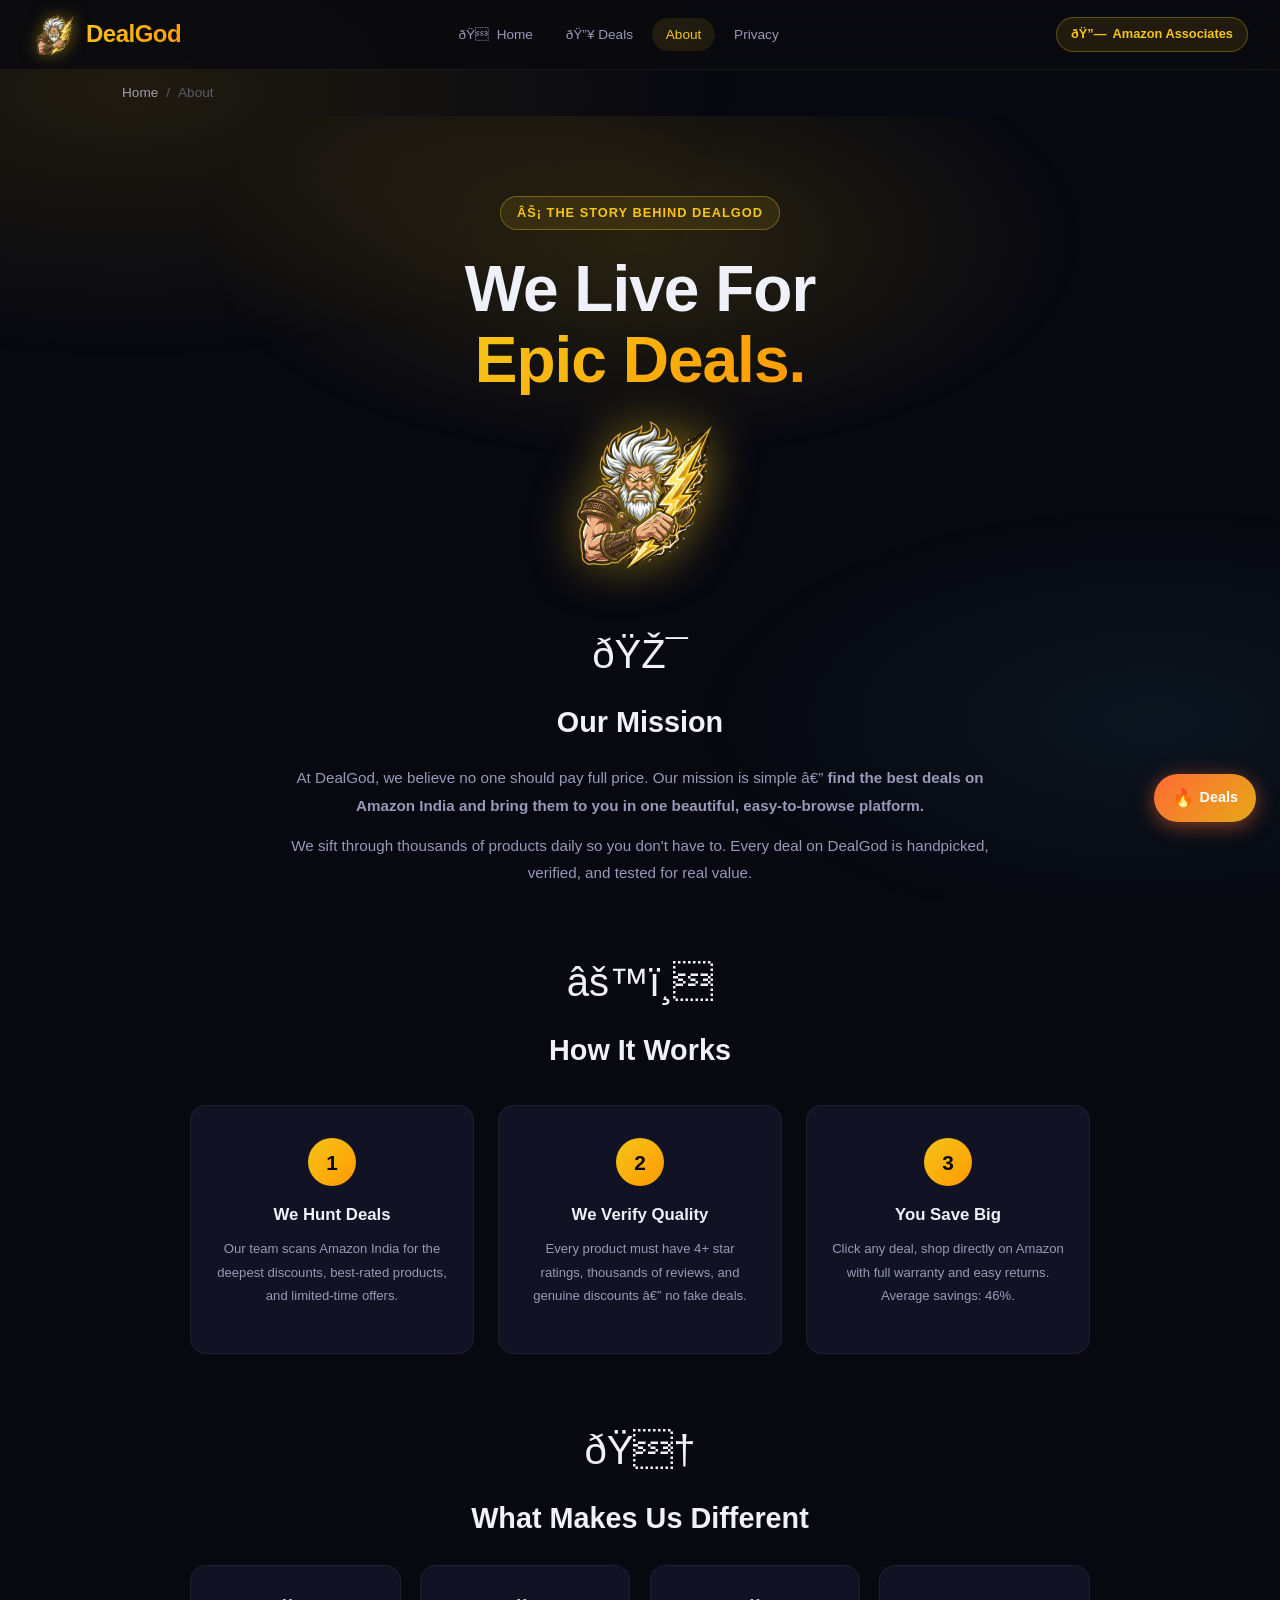
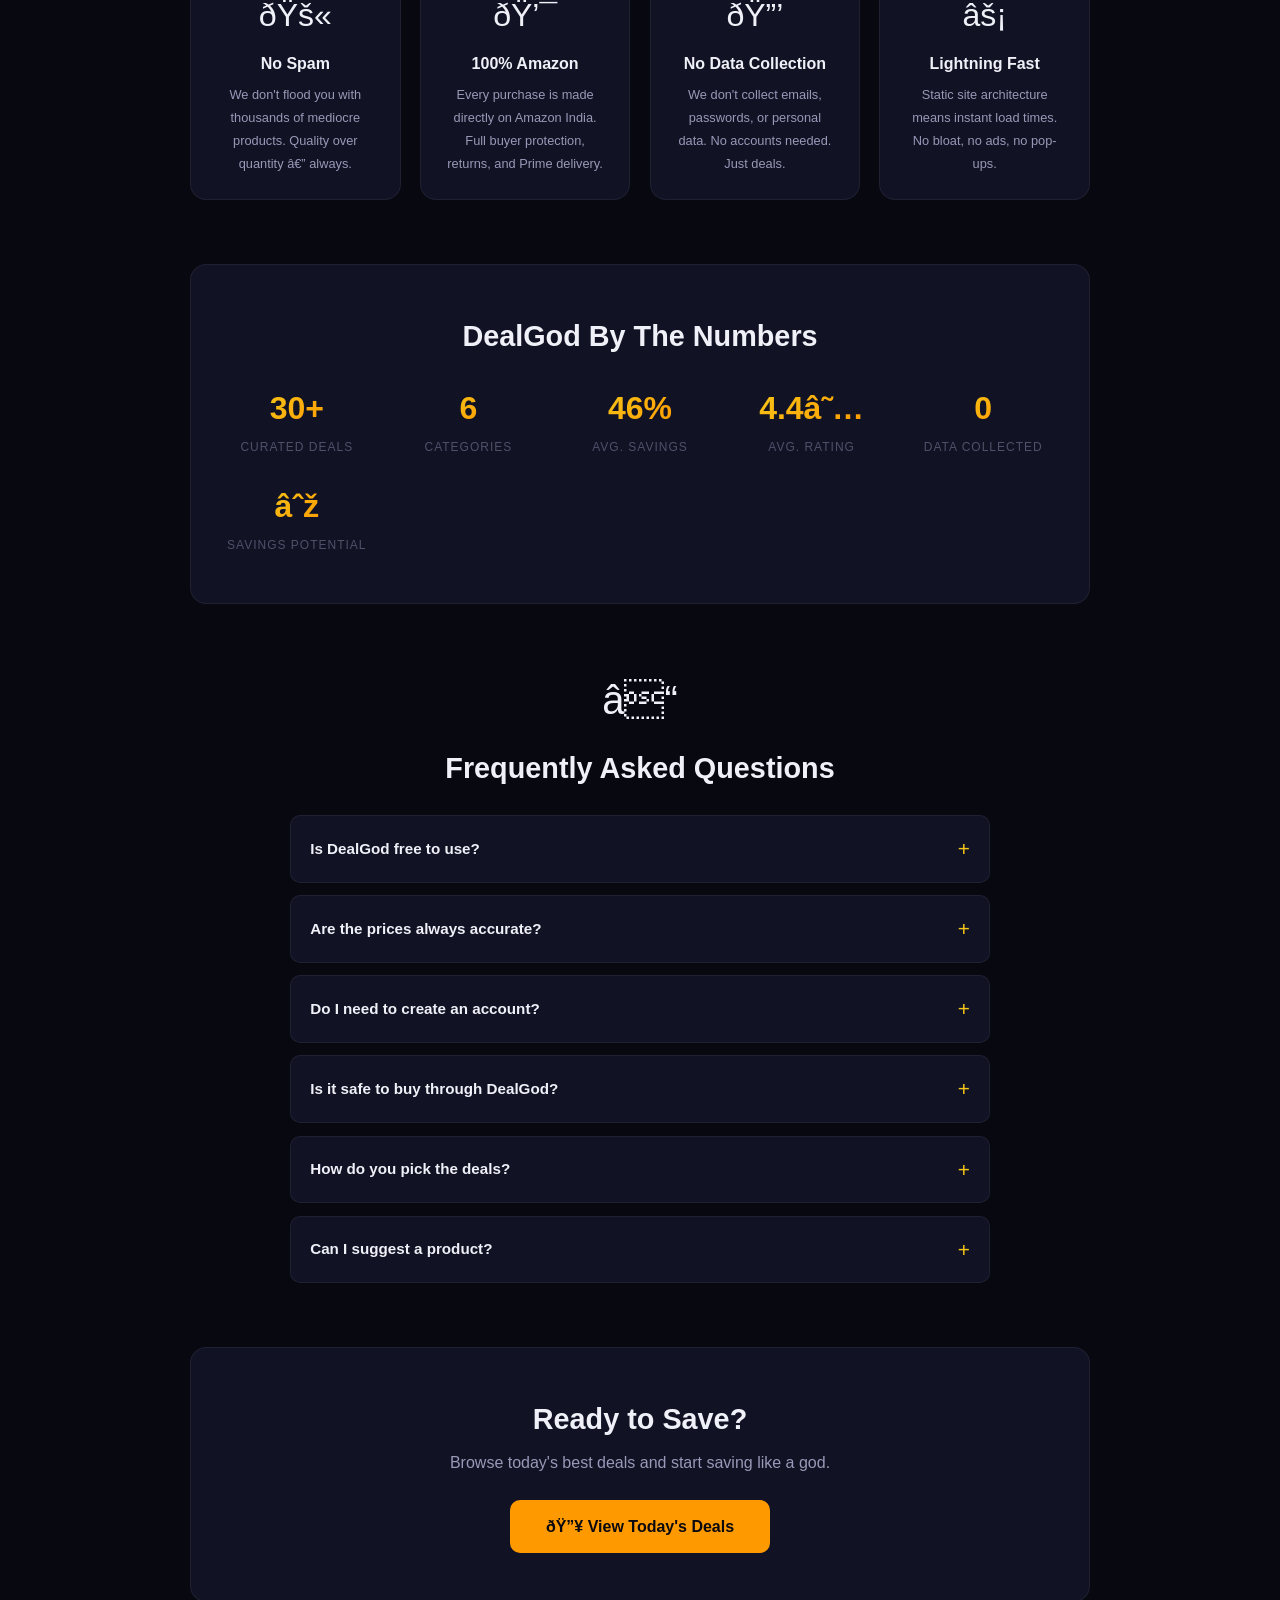
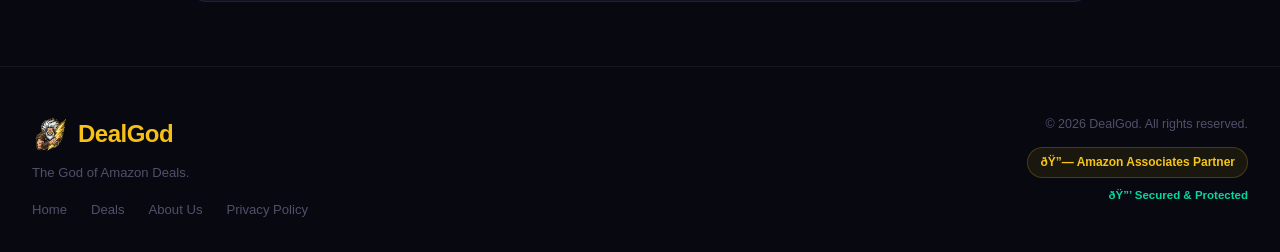
<file: about.html>
<!DOCTYPE html>
<html lang="en">
<head>
  <meta charset="UTF-8" />
  <meta name="viewport" content="width=device-width, initial-scale=1.0" />

  <!-- SECURITY HEADERS -->
  <meta http-equiv="X-Content-Type-Options" content="nosniff" />
  <meta http-equiv="X-Frame-Options" content="DENY" />
  <meta http-equiv="X-XSS-Protection" content="1; mode=block" />
  <meta name="referrer" content="strict-origin-when-cross-origin" />
  <meta http-equiv="Content-Security-Policy" content="
    default-src 'self';
    script-src 'self' 'unsafe-inline';
    style-src 'self' 'unsafe-inline' https://fonts.googleapis.com;
    font-src https://fonts.gstatic.com;
    img-src 'self' https://m.media-amazon.com https://placehold.co data:;
    object-src 'none';
    frame-src 'none';
    base-uri 'self';
  " />

  <title>About Us â€“ DealGod</title>
  <meta name="description" content="About DealGod â€“ India's #1 Amazon deals platform. Learn who we are, our mission, and how we find the best deals." />
  <meta name="robots" content="index, follow" />

  <link rel="icon" type="image/png" href="logo.png" />
  <link rel="stylesheet" href="style.css" />
</head>
<body>
  <!-- Netlify Identity: redirect invite/confirm/recovery tokens to admin page -->
  <script>
    (function() {
      var h = window.location.hash;
      if (h && /token=/.test(h)) {
        window.location.href = '/admin/' + h;
      }
    })();
  </script>

  <!-- NAVIGATION -->
  <nav class="navbar" role="navigation">
    <div class="nav-inner">
      <a href="/" class="nav-brand" aria-label="DealGod Home">
        <div class="nav-logo-icon">
          <img src="logo.png" alt="DealGod" class="nav-logo-img" />
        </div>
        <span class="nav-brand-name">DealGod</span>
      </a>
      <div class="nav-links">
        <a href="/" class="nav-link">ðŸ  Home</a>
        <a href="/#products" class="nav-link">ðŸ”¥ Deals</a>
        <a href="/about" class="nav-link active">About</a>
        <a href="/privacy" class="nav-link">Privacy</a>
      </div>
      <div class="nav-tag-badge" aria-label="Amazon Associates">
        <span>ðŸ”—</span>
        Amazon Associates
      </div>
      <button class="nav-hamburger" id="nav-hamburger" aria-label="Toggle menu">
        <span></span><span></span><span></span>
      </button>
    </div>
  </nav>

  <!-- Breadcrumb -->
  <div class="breadcrumb-bar"><a href="/">Home</a> <span>/</span> About</div>

  <!-- Mobile Nav Overlay -->
  <div class="mobile-nav-overlay" id="mobile-nav-overlay">
    <div class="mobile-nav-content">
      <a href="/" class="mobile-nav-link">ðŸ  Home</a>
      <a href="/#products" class="mobile-nav-link">ðŸ”¥ Deals</a>
      <a href="/blog" class="mobile-nav-link">ðŸ“ Blog</a>
      <a href="/about" class="mobile-nav-link active">â„¹ï¸ About</a>
      <a href="/contact" class="mobile-nav-link">ðŸ“§ Contact</a>
      <a href="/privacy" class="mobile-nav-link">ðŸ”’ Privacy</a>
      <a href="https://t.me/DealGodtelegram" target="_blank" rel="noopener noreferrer" class="mobile-nav-link mobile-nav-telegram">ðŸ“± Join Telegram</a>
    </div>
  </div>

  <!-- ABOUT HERO -->
  <header class="about-hero">
    <div class="hero-glow" aria-hidden="true"></div>
    <div class="about-hero-content">
      <div class="hero-eyebrow">âš¡ The Story Behind DealGod</div>
      <h1 class="hero-title">We Live For<br /><span>Epic Deals.</span></h1>
      <div class="hero-mascot" style="margin-top:1rem;">
        <img src="logo.png" alt="DealGod Zeus" class="hero-mascot-img" />
      </div>
    </div>
  </header>

  <!-- ABOUT CONTENT -->
  <main class="about-page">
    <div class="about-inner">

      <!-- Our Mission -->
      <section class="about-section">
        <div class="about-section-icon">ðŸŽ¯</div>
        <h2>Our Mission</h2>
        <p>At DealGod, we believe no one should pay full price. Our mission is simple â€” <strong>find the best deals on Amazon India and bring them to you in one beautiful, easy-to-browse platform.</strong></p>
        <p>We sift through thousands of products daily so you don't have to. Every deal on DealGod is handpicked, verified, and tested for real value.</p>
      </section>

      <!-- How It Works -->
      <section class="about-section">
        <div class="about-section-icon">âš™ï¸</div>
        <h2>How It Works</h2>
        <div class="how-it-works-grid">
          <div class="hiw-step">
            <div class="hiw-number">1</div>
            <h3>We Hunt Deals</h3>
            <p>Our team scans Amazon India for the deepest discounts, best-rated products, and limited-time offers.</p>
          </div>
          <div class="hiw-step">
            <div class="hiw-number">2</div>
            <h3>We Verify Quality</h3>
            <p>Every product must have 4+ star ratings, thousands of reviews, and genuine discounts â€” no fake deals.</p>
          </div>
          <div class="hiw-step">
            <div class="hiw-number">3</div>
            <h3>You Save Big</h3>
            <p>Click any deal, shop directly on Amazon with full warranty and easy returns. Average savings: 46%.</p>
          </div>
        </div>
      </section>

      <!-- What Makes Us Different -->
      <section class="about-section">
        <div class="about-section-icon">ðŸ†</div>
        <h2>What Makes Us Different</h2>
        <div class="diff-grid">
          <div class="diff-card">
            <span class="diff-emoji">ðŸš«</span>
            <h3>No Spam</h3>
            <p>We don't flood you with thousands of mediocre products. Quality over quantity â€” always.</p>
          </div>
          <div class="diff-card">
            <span class="diff-emoji">ðŸ’¯</span>
            <h3>100% Amazon</h3>
            <p>Every purchase is made directly on Amazon India. Full buyer protection, returns, and Prime delivery.</p>
          </div>
          <div class="diff-card">
            <span class="diff-emoji">ðŸ”’</span>
            <h3>No Data Collection</h3>
            <p>We don't collect emails, passwords, or personal data. No accounts needed. Just deals.</p>
          </div>
          <div class="diff-card">
            <span class="diff-emoji">âš¡</span>
            <h3>Lightning Fast</h3>
            <p>Static site architecture means instant load times. No bloat, no ads, no pop-ups.</p>
          </div>
        </div>
      </section>

      <!-- Stats -->
      <section class="about-section about-stats-section">
        <h2>DealGod By The Numbers</h2>
        <div class="about-stats">
          <div class="about-stat">
            <span class="about-stat-val">30+</span>
            <span class="about-stat-label">Curated Deals</span>
          </div>
          <div class="about-stat">
            <span class="about-stat-val">6</span>
            <span class="about-stat-label">Categories</span>
          </div>
          <div class="about-stat">
            <span class="about-stat-val">46%</span>
            <span class="about-stat-label">Avg. Savings</span>
          </div>
          <div class="about-stat">
            <span class="about-stat-val">4.4â˜…</span>
            <span class="about-stat-label">Avg. Rating</span>
          </div>
          <div class="about-stat">
            <span class="about-stat-val">0</span>
            <span class="about-stat-label">Data Collected</span>
          </div>
          <div class="about-stat">
            <span class="about-stat-val">âˆž</span>
            <span class="about-stat-label">Savings Potential</span>
          </div>
        </div>
      </section>

      <!-- FAQ -->
      <section class="about-section">
        <div class="about-section-icon">â“</div>
        <h2>Frequently Asked Questions</h2>
        <div class="faq-list">
          <details class="faq-item">
            <summary>Is DealGod free to use?</summary>
            <p>Absolutely! DealGod is 100% free. We earn a small commission from Amazon when you make a purchase through our links â€” at no extra cost to you.</p>
          </details>
          <details class="faq-item">
            <summary>Are the prices always accurate?</summary>
            <p>Prices on DealGod are approximate. Amazon changes prices frequently, so the actual price may differ slightly. Always check the final price on Amazon before purchasing.</p>
          </details>
          <details class="faq-item">
            <summary>Do I need to create an account?</summary>
            <p>No! DealGod has no accounts, no sign-ups, and no passwords. Just browse and shop.</p>
          </details>
          <details class="faq-item">
            <summary>Is it safe to buy through DealGod?</summary>
            <p>100% safe. You're buying directly from Amazon India with full buyer protection, easy returns, and warranty coverage. DealGod never handles your money or personal information.</p>
          </details>
          <details class="faq-item">
            <summary>How do you pick the deals?</summary>
            <p>We manually curate every deal based on: discount percentage, product rating, number of reviews, brand reliability, and real value to the customer.</p>
          </details>
          <details class="faq-item">
            <summary>Can I suggest a product?</summary>
            <p>We'd love to hear from you! Reach out via our social media channels or email to suggest products you'd like featured.</p>
          </details>
        </div>
      </section>

      <!-- CTA -->
      <section class="about-cta">
        <h2>Ready to Save?</h2>
        <p>Browse today's best deals and start saving like a god.</p>
        <a href="/" class="btn-buy about-cta-btn">ðŸ”¥ View Today's Deals</a>
      </section>

    </div>
  </main>

  <!-- FOOTER -->
  <footer role="contentinfo">
    <div class="footer-inner">
      <div class="footer-left">
        <div class="footer-brand-name">
          <img src="logo.png" alt="DealGod" class="footer-logo-img" />
          DealGod
        </div>
        <p class="footer-tagline">The God of Amazon Deals.</p>
        <nav class="footer-links" aria-label="Footer navigation">
          <a href="/">Home</a>
          <a href="/#products">Deals</a>
          <a href="/about">About Us</a>
          <a href="/privacy">Privacy Policy</a>
        </nav>
      </div>
      <div class="footer-right">
        <p class="footer-copy">&copy; <span id="footer-year"></span> DealGod. All rights reserved.</p>
        <div class="footer-amazon-badge">ðŸ”— Amazon Associates Partner</div>
        <p class="footer-security">ðŸ”’ Secured & Protected</p>
      </div>
    </div>
  </footer>

  <script src="nav.js"></script>
  <script>
    document.getElementById('footer-year').textContent = new Date().getFullYear();
  </script>
</body>
</html>
</file>
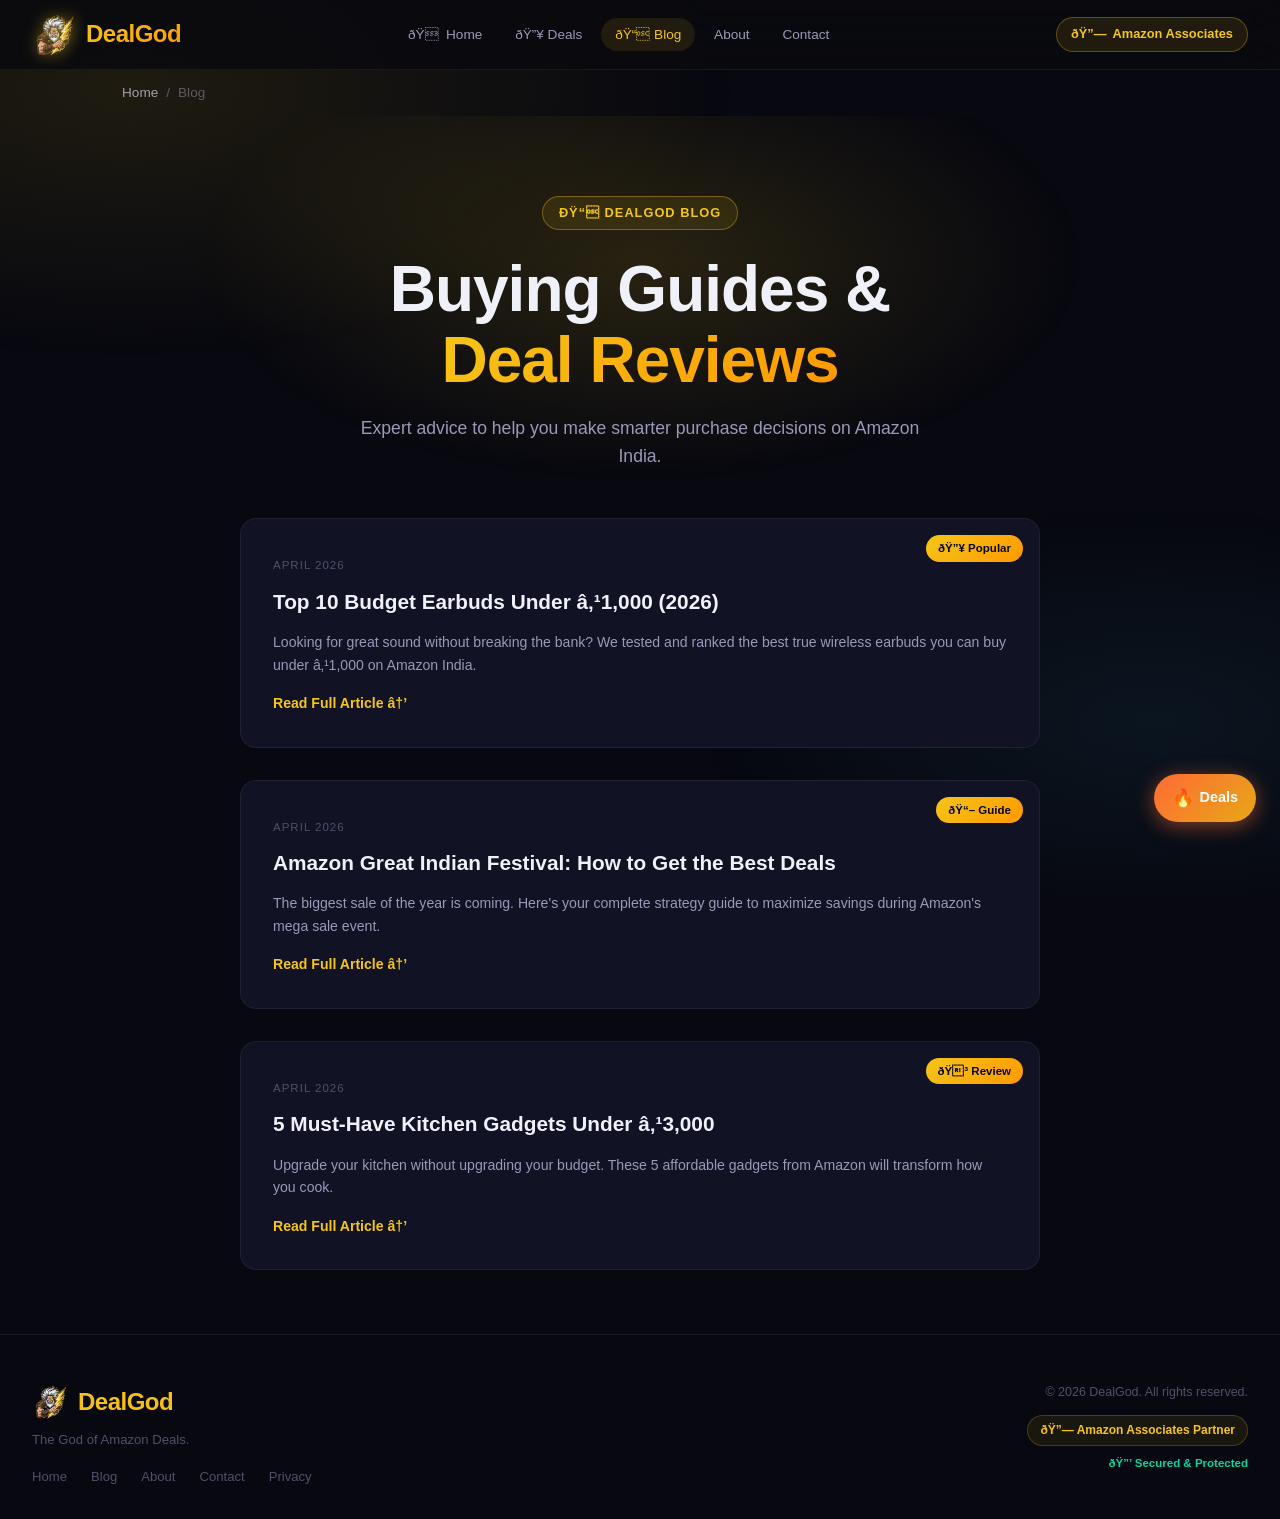
<file: blog.html>
<!DOCTYPE html>
<html lang="en" data-theme="dark">
<head>
  <meta charset="UTF-8" />
  <meta name="viewport" content="width=device-width, initial-scale=1.0" />
  <meta http-equiv="X-Content-Type-Options" content="nosniff" />
  <meta http-equiv="X-Frame-Options" content="DENY" />
  <meta name="referrer" content="strict-origin-when-cross-origin" />
  <meta http-equiv="Content-Security-Policy" content="
    default-src 'self';
    script-src 'self' 'unsafe-inline';
    style-src 'self' 'unsafe-inline' https://fonts.googleapis.com;
    font-src https://fonts.gstatic.com;
    img-src 'self' https://m.media-amazon.com https://placehold.co data:;
    object-src 'none';
    frame-src 'none';
    base-uri 'self';
  " />
  <title>Blog â€“ DealGod</title>
  <meta name="description" content="DealGod Blog â€“ Expert buying guides, deal reviews, and tips to save money on Amazon India." />
  <link rel="icon" type="image/png" href="logo.png" />
  <link rel="stylesheet" href="style.css" />
</head>
<body>
  <!-- Netlify Identity: redirect invite/confirm/recovery tokens to admin page -->
  <script>
    (function() {
      var h = window.location.hash;
      if (h && /token=/.test(h)) {
        window.location.href = '/admin/' + h;
      }
    })();
  </script>

  <nav class="navbar" role="navigation">
    <div class="nav-inner">
      <a href="/" class="nav-brand" aria-label="DealGod Home">
        <div class="nav-logo-icon"><img src="logo.png" alt="DealGod" class="nav-logo-img" /></div>
        <span class="nav-brand-name">DealGod</span>
      </a>
      <div class="nav-links">
        <a href="/" class="nav-link">ðŸ  Home</a>
        <a href="/#products" class="nav-link">ðŸ”¥ Deals</a>
        <a href="/blog" class="nav-link active">ðŸ“ Blog</a>
        <a href="/about" class="nav-link">About</a>
        <a href="/contact" class="nav-link">Contact</a>
      </div>
      <div class="nav-tag-badge"><span>ðŸ”—</span> Amazon Associates</div>
      <button class="nav-hamburger" id="nav-hamburger" aria-label="Toggle menu">
        <span></span><span></span><span></span>
      </button>
    </div>
  </nav>

  <!-- Breadcrumb -->
  <div class="breadcrumb-bar"><a href="/">Home</a> <span>/</span> Blog</div>

  <!-- Mobile Nav Overlay -->
  <div class="mobile-nav-overlay" id="mobile-nav-overlay">
    <div class="mobile-nav-content">
      <a href="/" class="mobile-nav-link">ðŸ  Home</a>
      <a href="/#products" class="mobile-nav-link">ðŸ”¥ Deals</a>
      <a href="/blog" class="mobile-nav-link active">ðŸ“ Blog</a>
      <a href="/about" class="mobile-nav-link">â„¹ï¸ About</a>
      <a href="/contact" class="mobile-nav-link">ðŸ“§ Contact</a>
      <a href="/privacy" class="mobile-nav-link">ðŸ”’ Privacy</a>
      <a href="https://t.me/DealGodtelegram" target="_blank" rel="noopener noreferrer" class="mobile-nav-link mobile-nav-telegram">ðŸ“± Join Telegram</a>
    </div>
  </div>

  <header class="about-hero">
    <div class="hero-glow" aria-hidden="true"></div>
    <div class="about-hero-content">
      <div class="hero-eyebrow">ðŸ“ DealGod Blog</div>
      <h1 class="hero-title">Buying Guides &<br /><span>Deal Reviews</span></h1>
      <p class="hero-subtitle" style="max-width:600px;margin:1rem auto 0;">Expert advice to help you make smarter purchase decisions on Amazon India.</p>
    </div>
  </header>

  <main class="blog-page">
    <div class="blog-inner">

      <!-- Article 1 -->
      <article class="blog-card">
        <div class="blog-card-badge">ðŸ”¥ Popular</div>
        <div class="blog-card-body">
          <span class="blog-date">April 2026</span>
          <h2>Top 10 Budget Earbuds Under â‚¹1,000 (2026)</h2>
          <p class="blog-excerpt">Looking for great sound without breaking the bank? We tested and ranked the best true wireless earbuds you can buy under â‚¹1,000 on Amazon India.</p>
          <details class="blog-full">
            <summary>Read Full Article â†’</summary>
            <div class="blog-content">
              <p>The budget TWS earbuds market in India has exploded, and you no longer need to spend â‚¹5,000+ for decent audio. Here are our top picks:</p>
              <h3>1. boAt Airdopes 141 â€“ â‚¹999</h3>
              <p>The king of budget earbuds. 42-hour total playback, BEAST mode for gaming, and boAt's signature bass. With 89,000+ reviews and a 4.3-star rating, this is the safest choice. <strong>Our top pick.</strong></p>
              <h3>2. Noise Buds VS104 â€“ â‚¹899</h3>
              <p>Hyper Sync technology for zero lag, 30-hour battery, and a sleek transparent design. Great for calls with its Environmental Noise Cancellation.</p>
              <h3>3. Redmi Buds 4 Active â€“ â‚¹949</h3>
              <p>Xiaomi's entry features 12mm drivers, Google Fast Pair, and up to 28 hours battery. Clean, neutral sound signature.</p>
              <h3>Key Takeaway</h3>
              <p>At under â‚¹1,000, you can get earbuds with 20+ hours battery, decent bass, IPX4 water resistance, and gaming modes. The boAt Airdopes 141 remains our top recommendation for overall value.</p>
              <a href="/#cat-electronics" class="btn-buy" style="display:inline-flex;width:auto;padding:10px 24px;margin-top:1rem;">Browse Electronics Deals â†’</a>
            </div>
          </details>
        </div>
      </article>

      <!-- Article 2 -->
      <article class="blog-card">
        <div class="blog-card-badge">ðŸ“– Guide</div>
        <div class="blog-card-body">
          <span class="blog-date">April 2026</span>
          <h2>Amazon Great Indian Festival: How to Get the Best Deals</h2>
          <p class="blog-excerpt">The biggest sale of the year is coming. Here's your complete strategy guide to maximize savings during Amazon's mega sale event.</p>
          <details class="blog-full">
            <summary>Read Full Article â†’</summary>
            <div class="blog-content">
              <h3>ðŸŽ¯ Pre-Sale Preparation</h3>
              <p><strong>1. Add items to your wishlist early.</strong> Amazon shows price drops on wishlisted items. Start building your list 2 weeks before the sale.</p>
              <p><strong>2. Get Amazon Prime.</strong> Prime members get early access (usually 24 hours before everyone else). The â‚¹1,499/year membership pays for itself during one sale.</p>
              <p><strong>3. Load your Amazon Pay balance.</strong> Amazon often gives 10% cashback when you pay via Amazon Pay balance during sales.</p>
              <h3>ðŸ’° During the Sale</h3>
              <p><strong>4. Check Lightning Deals.</strong> These are time-limited offers with limited stock. The best ones sell out in minutes. Check at 12 AM, 8 AM, and 12 PM.</p>
              <p><strong>5. Use bank offers.</strong> Most sales include 10% instant discount on SBI/HDFC/ICICI cards. This stacks on top of the sale price.</p>
              <p><strong>6. Compare with DealGod.</strong> We curate the actual best deals so you don't waste time scrolling through thousands of mediocre "discounts."</p>
              <h3>Key Numbers from Last Year</h3>
              <p>Average discount: 40-60% on electronics, 50-70% on fashion, 30-50% on home & kitchen.</p>
              <a href="/" class="btn-buy" style="display:inline-flex;width:auto;padding:10px 24px;margin-top:1rem;">Browse Current Deals â†’</a>
            </div>
          </details>
        </div>
      </article>

      <!-- Article 3 -->
      <article class="blog-card">
        <div class="blog-card-badge">ðŸ³ Review</div>
        <div class="blog-card-body">
          <span class="blog-date">April 2026</span>
          <h2>5 Must-Have Kitchen Gadgets Under â‚¹3,000</h2>
          <p class="blog-excerpt">Upgrade your kitchen without upgrading your budget. These 5 affordable gadgets from Amazon will transform how you cook.</p>
          <details class="blog-full">
            <summary>Read Full Article â†’</summary>
            <div class="blog-content">
              <h3>1. Pigeon Air Fryer 4.2L â€“ â‚¹2,799</h3>
              <p>Oil-free frying, baking, grilling, and roasting in one device. 8 preset modes and 360Â° rapid heat circulation. The most versatile kitchen investment under â‚¹3K.</p>
              <h3>2. Prestige Iris Mixer Grinder â€“ â‚¹2,199</h3>
              <p>750W motor with 3 stainless steel jars. Handles everything from chutneys to dry grinding. 5-year motor warranty gives peace of mind.</p>
              <h3>3. Milton Thermosteel Flask 1L â€“ â‚¹549</h3>
              <p>Keeps beverages hot/cold for 24 hours. Food-grade 304 stainless steel, leak-proof. A daily essential that lasts years.</p>
              <h3>4. Syska LED Bulb 10-Pack â€“ â‚¹349</h3>
              <p>Replace all your old bulbs at once. 900 lumens each, cool white, B22 base. Saves 87% energy vs incandescent bulbs. At â‚¹35 per bulb, this is a steal.</p>
              <h3>5. Amazon Basics Knife Set â€“ â‚¹999</h3>
              <p>8-piece stainless steel set with wooden block. Sharp, balanced, and durable enough for daily use.</p>
              <a href="/#cat-home" class="btn-buy" style="display:inline-flex;width:auto;padding:10px 24px;margin-top:1rem;">Browse Kitchen Deals â†’</a>
            </div>
          </details>
        </div>
      </article>

    </div>
  </main>

  <footer role="contentinfo">
    <div class="footer-inner">
      <div class="footer-left">
        <div class="footer-brand-name"><img src="logo.png" alt="DealGod" class="footer-logo-img" /> DealGod</div>
        <p class="footer-tagline">The God of Amazon Deals.</p>
        <nav class="footer-links"><a href="/">Home</a><a href="/blog">Blog</a><a href="/about">About</a><a href="/contact">Contact</a><a href="/privacy">Privacy</a></nav>
      </div>
      <div class="footer-right">
        <p class="footer-copy">&copy; <span id="footer-year"></span> DealGod. All rights reserved.</p>
        <div class="footer-amazon-badge">ðŸ”— Amazon Associates Partner</div>
        <p class="footer-security">ðŸ”’ Secured & Protected</p>
      </div>
    </div>
  </footer>

  <script src="nav.js"></script>
  <script>document.getElementById('footer-year').textContent = new Date().getFullYear();</script>
</body>
</html>
</file>
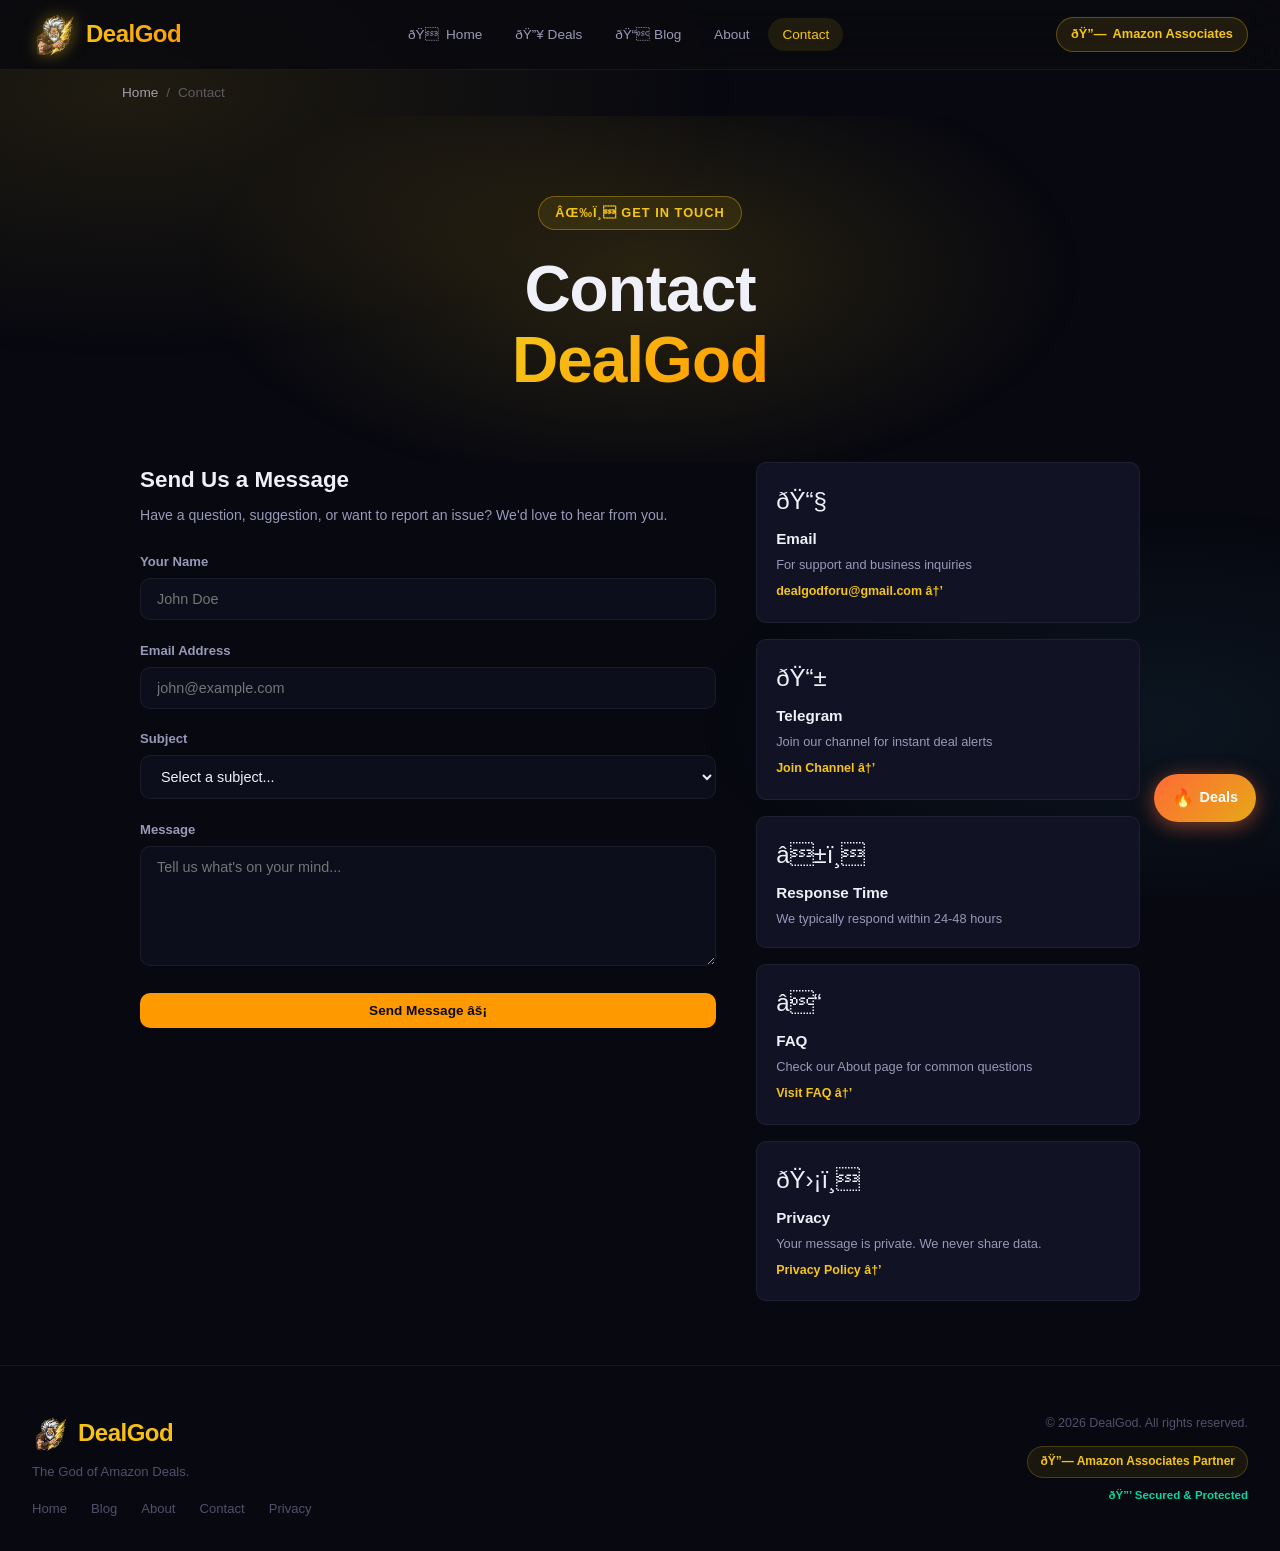
<file: contact.html>
<!DOCTYPE html>
<html lang="en" data-theme="dark">
<head>
  <meta charset="UTF-8" />
  <meta name="viewport" content="width=device-width, initial-scale=1.0" />
  <meta http-equiv="X-Content-Type-Options" content="nosniff" />
  <meta http-equiv="X-Frame-Options" content="DENY" />
  <meta name="referrer" content="strict-origin-when-cross-origin" />
  <meta http-equiv="Content-Security-Policy" content="
    default-src 'self';
    script-src 'self' 'unsafe-inline';
    style-src 'self' 'unsafe-inline' https://fonts.googleapis.com;
    font-src https://fonts.gstatic.com;
    img-src 'self' https://m.media-amazon.com https://placehold.co data:;
    connect-src 'self' https://formspree.io;
    object-src 'none';
    frame-src 'none';
    base-uri 'self';
  " />
  <title>Contact Us â€“ DealGod</title>
  <meta name="description" content="Get in touch with DealGod. Suggest products, report issues, or just say hello." />
  <link rel="icon" type="image/png" href="logo.png" />
  <link rel="stylesheet" href="style.css" />
</head>
<body>
  <!-- Netlify Identity: redirect invite/confirm/recovery tokens to admin page -->
  <script>
    (function() {
      var h = window.location.hash;
      if (h && /token=/.test(h)) {
        window.location.href = '/admin/' + h;
      }
    })();
  </script>

  <nav class="navbar" role="navigation">
    <div class="nav-inner">
      <a href="/" class="nav-brand" aria-label="DealGod Home">
        <div class="nav-logo-icon"><img src="logo.png" alt="DealGod" class="nav-logo-img" /></div>
        <span class="nav-brand-name">DealGod</span>
      </a>
      <div class="nav-links">
        <a href="/" class="nav-link">ðŸ  Home</a>
        <a href="/#products" class="nav-link">ðŸ”¥ Deals</a>
        <a href="/blog" class="nav-link">ðŸ“ Blog</a>
        <a href="/about" class="nav-link">About</a>
        <a href="/contact" class="nav-link active">Contact</a>
      </div>
      <div class="nav-tag-badge"><span>ðŸ”—</span> Amazon Associates</div>
      <button class="nav-hamburger" id="nav-hamburger" aria-label="Toggle menu">
        <span></span><span></span><span></span>
      </button>
    </div>
  </nav>

  <!-- Breadcrumb -->
  <div class="breadcrumb-bar"><a href="/">Home</a> <span>/</span> Contact</div>

  <!-- Mobile Nav Overlay -->
  <div class="mobile-nav-overlay" id="mobile-nav-overlay">
    <div class="mobile-nav-content">
      <a href="/" class="mobile-nav-link">ðŸ  Home</a>
      <a href="/#products" class="mobile-nav-link">ðŸ”¥ Deals</a>
      <a href="/blog" class="mobile-nav-link">ðŸ“ Blog</a>
      <a href="/about" class="mobile-nav-link">â„¹ï¸ About</a>
      <a href="/contact" class="mobile-nav-link active">ðŸ“§ Contact</a>
      <a href="/privacy" class="mobile-nav-link">ðŸ”’ Privacy</a>
      <a href="https://t.me/DealGodtelegram" target="_blank" rel="noopener noreferrer" class="mobile-nav-link mobile-nav-telegram">ðŸ“± Join Telegram</a>
    </div>
  </div>

  <header class="about-hero">
    <div class="hero-glow" aria-hidden="true"></div>
    <div class="about-hero-content">
      <div class="hero-eyebrow">âœ‰ï¸ Get In Touch</div>
      <h1 class="hero-title">Contact<br /><span>DealGod</span></h1>
    </div>
  </header>

  <main class="contact-page">
    <div class="contact-inner">
      <div class="contact-grid">

        <!-- Contact Form -->
        <div class="contact-form-wrap">
          <h2>Send Us a Message</h2>
          <p>Have a question, suggestion, or want to report an issue? We'd love to hear from you.</p>
          <form class="contact-form" id="contact-form" action="https://formspree.io/f/xbdqevwe" method="POST">
            <input type="hidden" name="_subject" value="New DealGod Contact Message" />
            <div class="form-group">
              <label for="contact-name">Your Name</label>
              <input type="text" id="contact-name" name="name" placeholder="John Doe" required maxlength="100" />
            </div>
            <div class="form-group">
              <label for="contact-email">Email Address</label>
              <input type="email" id="contact-email" name="email" placeholder="john@example.com" required maxlength="100" />
            </div>
            <div class="form-group">
              <label for="contact-subject">Subject</label>
              <select id="contact-subject" name="subject" required>
                <option value="">Select a subject...</option>
                <option value="Product Suggestion">ðŸ’¡ Product Suggestion</option>
                <option value="Report Issue">ðŸ› Report an Issue</option>
                <option value="Partnership">ðŸ¤ Partnership / Collaboration</option>
                <option value="Feedback">â­ General Feedback</option>
                <option value="Other">ðŸ“ Other</option>
              </select>
            </div>
            <div class="form-group">
              <label for="contact-message">Message</label>
              <textarea id="contact-message" name="message" placeholder="Tell us what's on your mind..." required maxlength="2000" rows="5"></textarea>
            </div>
            <button type="submit" class="btn-buy contact-submit" id="contact-submit">
              Send Message âš¡
            </button>
          </form>
        </div>

        <!-- Info Cards -->
        <div class="contact-info">
          <div class="contact-card">
            <div class="contact-card-icon">ðŸ“§</div>
            <h3>Email</h3>
            <p>For support and business inquiries</p>
            <a href="mailto:dealgodforu@gmail.com" class="contact-card-link">dealgodforu@gmail.com â†’</a>
          </div>
          <div class="contact-card">
            <div class="contact-card-icon">ðŸ“±</div>
            <h3>Telegram</h3>
            <p>Join our channel for instant deal alerts</p>
            <a href="https://t.me/DealGodtelegram" target="_blank" rel="noopener noreferrer" class="contact-card-link">Join Channel â†’</a>
          </div>
          <div class="contact-card">
            <div class="contact-card-icon">â±ï¸</div>
            <h3>Response Time</h3>
            <p>We typically respond within 24-48 hours</p>
          </div>
          <div class="contact-card">
            <div class="contact-card-icon">â“</div>
            <h3>FAQ</h3>
            <p>Check our About page for common questions</p>
            <a href="/about" class="contact-card-link">Visit FAQ â†’</a>
          </div>
          <div class="contact-card">
            <div class="contact-card-icon">ðŸ›¡ï¸</div>
            <h3>Privacy</h3>
            <p>Your message is private. We never share data.</p>
            <a href="/privacy" class="contact-card-link">Privacy Policy â†’</a>
          </div>
        </div>

      </div>
    </div>
  </main>

  <footer role="contentinfo">
    <div class="footer-inner">
      <div class="footer-left">
        <div class="footer-brand-name"><img src="logo.png" alt="DealGod" class="footer-logo-img" /> DealGod</div>
        <p class="footer-tagline">The God of Amazon Deals.</p>
        <nav class="footer-links"><a href="/">Home</a><a href="/blog">Blog</a><a href="/about">About</a><a href="/contact">Contact</a><a href="/privacy">Privacy</a></nav>
      </div>
      <div class="footer-right">
        <p class="footer-copy">&copy; <span id="footer-year"></span> DealGod. All rights reserved.</p>
        <div class="footer-amazon-badge">ðŸ”— Amazon Associates Partner</div>
        <p class="footer-security">ðŸ”’ Secured & Protected</p>
      </div>
    </div>
  </footer>

  <div id="toast-container" class="toast-container"></div>
  <script>
    document.getElementById('footer-year').textContent = new Date().getFullYear();
    function showContactToast(icon, message) {
      const toast = document.createElement('div');
      toast.className = 'toast';
      const iconEl = document.createElement('span');
      iconEl.textContent = icon;
      const msgEl = document.createElement('span');
      msgEl.textContent = message;
      toast.appendChild(iconEl);
      toast.appendChild(msgEl);
      document.getElementById('toast-container').appendChild(toast);
      setTimeout(() => { toast.classList.add('leaving'); setTimeout(() => toast.remove(), 350); }, 3000);
    }

    // Contact form handler
    const contactForm = document.getElementById('contact-form');
    contactForm.addEventListener('submit', function(e) {
      e.preventDefault();
      const btn = document.getElementById('contact-submit');
      const name = (document.getElementById('contact-name')?.value || '').trim();
      const email = (document.getElementById('contact-email')?.value || '').trim();
      const message = (document.getElementById('contact-message')?.value || '').trim();
      const emailRegex = /^[^\s@]+@[^\s@]+\.[^\s@]+$/;
      if (name.length < 2 || !emailRegex.test(email) || message.length < 10) {
        showContactToast('âš ï¸', 'Please enter valid name, email, and message.');
        return;
      }

      btn.textContent = 'Sending...';
      btn.disabled = true;

      // Let Formspree handle the actual submission
      fetch(this.action, {
        method: 'POST',
        body: new FormData(this),
        headers: { 'Accept': 'application/json' }
      }).then(response => {
        if (response.ok) {
          btn.textContent = 'Message Sent âœ…';
          showContactToast('ðŸŽ‰', 'Message sent! We will get back to you soon.');
          contactForm.reset();
        } else {
          btn.textContent = 'Error âŒ';
          showContactToast('âš ï¸', 'Something went wrong. Please try again.');
        }
        setTimeout(() => { btn.textContent = 'Send Message âš¡'; btn.disabled = false; }, 3000);
      }).catch(() => {
        btn.textContent = 'Error âŒ';
        showContactToast('âš ï¸', 'Network error. Please try again.');
        setTimeout(() => { btn.textContent = 'Send Message âš¡'; btn.disabled = false; }, 3000);
      });
    });
  </script>
  <script src="nav.js"></script>
</body>
</html>
</file>
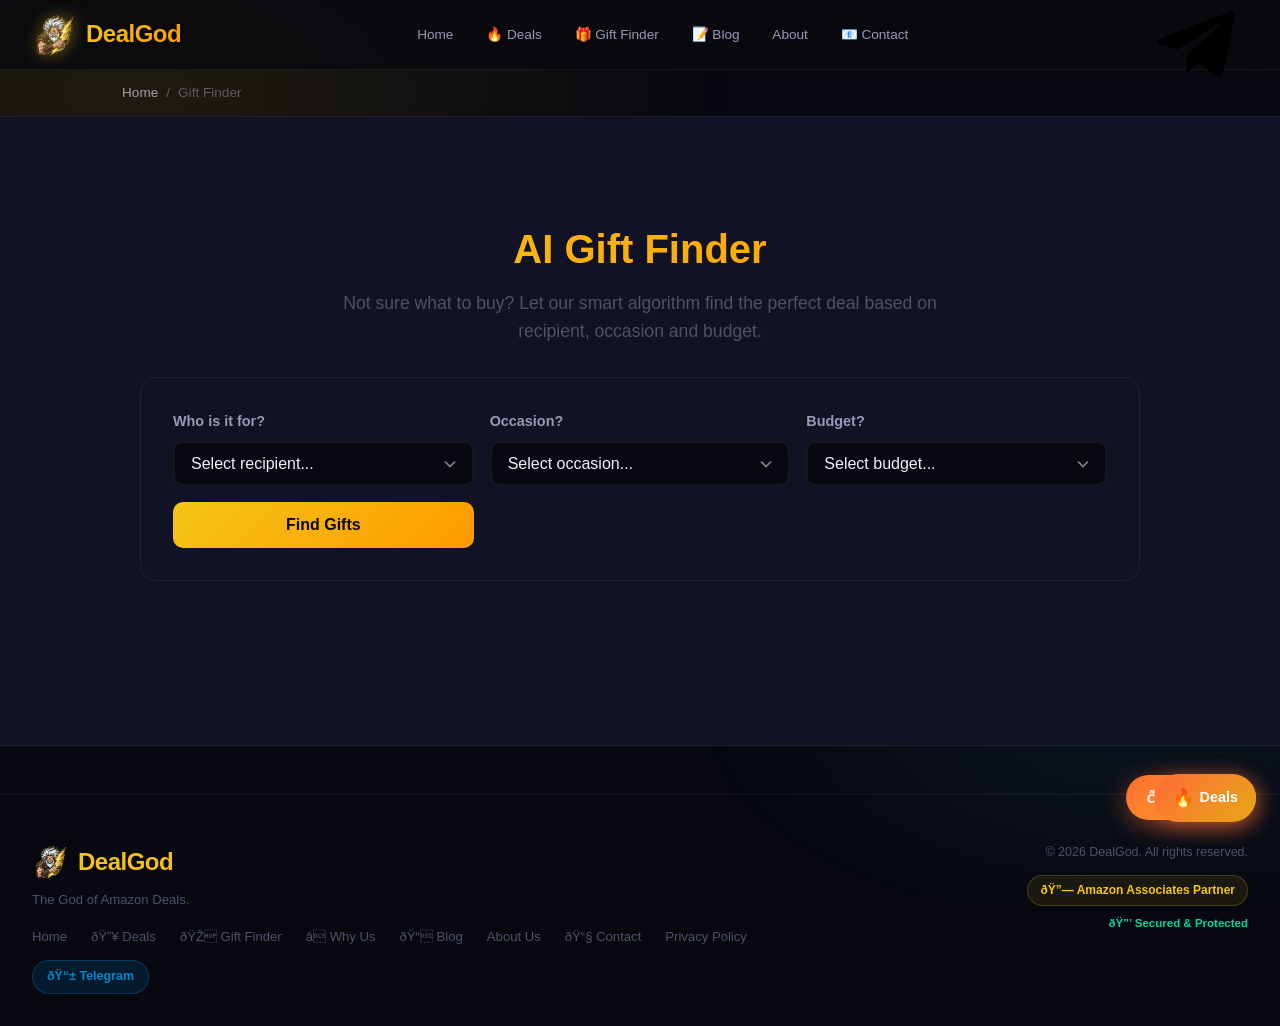
<file: gift-finder.html>
<!DOCTYPE html>
<html lang="en" data-theme="dark">
<head>
  <meta charset="UTF-8" />
  <meta name="viewport" content="width=device-width, initial-scale=1.0" />

  <meta http-equiv="X-Content-Type-Options" content="nosniff" />
  <meta http-equiv="X-Frame-Options" content="DENY" />
  <meta http-equiv="X-XSS-Protection" content="1; mode=block" />
  <meta name="referrer" content="strict-origin-when-cross-origin" />
  <meta http-equiv="Content-Security-Policy" content="
    default-src 'self';
    script-src 'self' 'unsafe-inline';
    style-src 'self' 'unsafe-inline' https://fonts.googleapis.com;
    font-src https://fonts.gstatic.com;
    img-src 'self' https://m.media-amazon.com https://placehold.co data:;
    connect-src 'self' https://formspree.io;
    frame-src 'none';
    object-src 'none';
    base-uri 'self';
  " />

  <title>AI Gift Finder â€“ DealGod</title>
  <meta name="description" content="Find the perfect gift with DealGod AI Gift Finder. Smart recommendations based on recipient, occasion and budget." />

  <link rel="icon" type="image/png" href="logo.png" />
  <link rel="stylesheet" href="style.css" />
  <style>
    /* Gift Finder Page Specific Styles */
    .gf-page {
      padding-top: 100px !important;
      min-height: 70vh;
    }
    .gf-page .gift-finder-inner {
      max-width: 1000px;
      margin: 0 auto;
    }
    .gf-page .gift-finder-header {
      text-align: center;
      margin-bottom: 2rem;
    }
    .gf-page .gift-finder-header h1 {
      font-family: 'Outfit', sans-serif;
      font-size: 2.5rem;
      font-weight: 800;
      margin-bottom: 0.5rem;
      background: var(--gradient-accent);
      -webkit-background-clip: text;
      -webkit-text-fill-color: transparent;
      background-clip: text;
    }
    .gf-page .gift-finder-header p {
      color: var(--text-muted);
      font-size: 1.1rem;
      max-width: 600px;
      margin: 0 auto;
    }
    .gf-page .gift-finder-form {
      display: grid;
      grid-template-columns: repeat(3, 1fr);
      gap: 1rem;
      align-items: end;
      background: var(--bg-card);
      padding: 2rem;
      border-radius: var(--border-radius);
      border: 1px solid var(--border-color);
      margin-bottom: 2rem;
    }
    .gf-page .gf-select-group label {
      display: block;
      font-size: 0.9rem;
      font-weight: 600;
      color: var(--text-secondary);
      margin-bottom: 0.5rem;
    }
    .gf-page .gf-select-group select {
      width: 100%;
      padding: 12px 16px;
      background: var(--bg-primary);
      border: 2px solid var(--border-color);
      border-radius: 10px;
      color: var(--text-primary);
      font-size: 1rem;
      cursor: pointer;
      transition: all 0.2s;
      appearance: none;
      background-image: url("data:image/svg+xml,%3Csvg xmlns='http://www.w3.org/2000/svg' width='24' height='24' viewBox='0 0 24 24' fill='none' stroke='%23888888' stroke-width='2'%3E%3Cpath d='m6 9 6 6 6-6'/%3E%3C/svg%3E");
      background-repeat: no-repeat;
      background-position: right 12px center;
      background-size: 20px;
      padding-right: 40px;
    }
    .gf-page .gf-select-group select:focus {
      border-color: var(--accent-primary);
      outline: none;
      box-shadow: 0 0 0 3px rgba(0, 245, 212, 0.1);
    }
    .gf-page .gf-select-group select option {
      background: var(--bg-card);
      color: var(--text-primary);
      padding: 10px;
    }
    .gf-page .gf-submit-btn {
      padding: 14px 32px;
      background: var(--gradient-accent);
      color: #070810;
      font-weight: 700;
      font-size: 1rem;
      border: none;
      border-radius: 10px;
      cursor: pointer;
      transition: all 0.2s;
      height: fit-content;
    }
    .gf-page .gf-submit-btn:hover {
      transform: translateY(-2px);
      box-shadow: 0 8px 25px rgba(255, 152, 0, 0.35);
    }
    .gf-page .gf-results-grid {
      display: grid;
      grid-template-columns: repeat(auto-fill, minmax(280px, 1fr));
      gap: 1.5rem;
      margin-top: 1.5rem;
    }
    @media (max-width: 768px) {
      .gf-page { padding-top: 80px !important; }
      .gf-page .gift-finder-header h1 { font-size: 1.8rem; }
      .gf-page .gift-finder-form { grid-template-columns: 1fr; }
      .gf-page .gf-results-grid { grid-template-columns: repeat(3, 1fr); gap: 0.75rem; }
    }
    @media (max-width: 480px) {
      .gf-page .gf-results-grid { grid-template-columns: repeat(2, 1fr); gap: 0.5rem; }
    }

    /* â”€â”€ Floating Deals Button & Popup â”€â”€ */
    .gf-deals-float-btn {
      position: fixed;
      bottom: 80px;
      right: 24px;
      display: flex;
      align-items: center;
      gap: 8px;
      padding: 12px 20px;
      background: linear-gradient(135deg, #ff6b35, #f5c518);
      color: #fff !important;
      font-family: 'Outfit', sans-serif;
      font-weight: 800;
      font-size: 0.95rem;
      border: none;
      border-radius: 50px;
      cursor: pointer;
      z-index: 998;
      box-shadow: 0 6px 24px rgba(255, 107, 53, 0.45);
      transition: transform 0.25s, box-shadow 0.25s;
      text-decoration: none;
      white-space: nowrap;
    }
    .gf-deals-float-btn:hover {
      transform: translateY(-3px) scale(1.04);
      box-shadow: 0 10px 32px rgba(255, 107, 53, 0.6);
      color: #fff !important;
    }
    .gf-deals-float-icon { font-size: 1.1rem; }

    /* Deals popup */
    .gf-deals-popup {
      position: fixed;
      bottom: 140px;
      right: 24px;
      width: 320px;
      background: var(--bg-card);
      border: 1px solid var(--border-color);
      border-radius: 16px;
      box-shadow: 0 16px 48px rgba(0,0,0,0.6);
      z-index: 999;
      display: none;
      overflow: hidden;
      animation: slideUpPopup 0.25s cubic-bezier(0.34, 1.56, 0.64, 1);
    }
    .gf-deals-popup.open { display: block; }
    @keyframes slideUpPopup {
      from { opacity: 0; transform: translateY(16px) scale(0.96); }
      to   { opacity: 1; transform: translateY(0)  scale(1); }
    }
    .gf-popup-header {
      display: flex;
      align-items: center;
      justify-content: space-between;
      padding: 14px 16px 10px;
      border-bottom: 1px solid var(--border-color);
    }
    .gf-popup-header h3 {
      font-family: 'Outfit', sans-serif;
      font-size: 1rem;
      font-weight: 800;
      color: var(--text-primary);
      margin: 0;
    }
    .gf-popup-close {
      background: none;
      border: none;
      color: var(--text-muted);
      font-size: 1.2rem;
      cursor: pointer;
      line-height: 1;
      padding: 2px 6px;
      border-radius: 6px;
      transition: background 0.2s, color 0.2s;
    }
    .gf-popup-close:hover { background: rgba(255,71,87,0.12); color: #ff4757; }
    .gf-popup-list { padding: 8px 0; max-height: 320px; overflow-y: auto; }
    .gf-popup-item {
      display: flex;
      align-items: center;
      gap: 12px;
      padding: 10px 16px;
      text-decoration: none;
      transition: background 0.18s;
      border-bottom: 1px solid rgba(255,255,255,0.04);
    }
    .gf-popup-item:last-child { border-bottom: none; }
    .gf-popup-item:hover { background: rgba(245,197,24,0.07); }
    .gf-popup-img {
      width: 48px;
      height: 48px;
      object-fit: contain;
      border-radius: 8px;
      background: #1a1a28;
      flex-shrink: 0;
    }
    .gf-popup-info { flex: 1; min-width: 0; }
    .gf-popup-title {
      font-size: 0.78rem;
      font-weight: 600;
      color: var(--text-primary);
      white-space: nowrap;
      overflow: hidden;
      text-overflow: ellipsis;
    }
    .gf-popup-meta {
      display: flex;
      align-items: center;
      gap: 6px;
      margin-top: 3px;
    }
    .gf-popup-price {
      font-family: 'Outfit', sans-serif;
      font-size: 0.88rem;
      font-weight: 800;
      color: var(--accent-gold);
    }
    .gf-popup-disc {
      font-size: 0.7rem;
      font-weight: 700;
      color: var(--accent-green);
      background: rgba(6,214,160,0.12);
      padding: 1px 6px;
      border-radius: 20px;
    }
    .gf-popup-cta {
      display: block;
      text-align: center;
      padding: 12px 16px;
      background: linear-gradient(135deg, #ff6b35, #f5c518);
      color: #fff;
      font-family: 'Outfit', sans-serif;
      font-weight: 800;
      font-size: 0.88rem;
      text-decoration: none;
      transition: filter 0.2s;
    }
    .gf-popup-cta:hover { filter: brightness(1.08); color: #fff; }

    @media (max-width: 480px) {
      .gf-deals-popup { width: calc(100vw - 32px); right: 16px; bottom: 130px; }
      .gf-deals-float-btn { right: 16px; bottom: 72px; padding: 10px 16px; font-size: 0.88rem; }
    }
  </style>
</head>
<body>
  <!-- Navigation -->
  <nav class="navbar" role="navigation" aria-label="Main navigation">
    <div class="nav-inner">
      <a href="/" class="nav-brand" aria-label="DealGod Home">
        <div class="nav-logo-icon">
          <img src="logo.png" alt="DealGod" class="nav-logo-img" />
        </div>
        <span class="nav-brand-name">DealGod</span>
      </a>

      <div class="nav-links" role="menubar">
        <a href="/" class="nav-link" role="menuitem">Home</a>
        <a href="/#products" class="nav-link" role="menuitem">🔥 Deals</a>
        <a href="/gift-finder" class="nav-link" role="menuitem">🎁 Gift Finder</a>
        <a href="/blog" class="nav-link" role="menuitem">📝 Blog</a>
        <a href="/about" class="nav-link" role="menuitem">About</a>
        <a href="/contact" class="nav-link" role="menuitem">📧 Contact</a>
      </div>

      <a href="https://t.me/DealGodtelegram" target="_blank" rel="noopener noreferrer" class="nav-telegram-btn" aria-label="Join Telegram">
        <span>Join Telegram</span>
        <svg class="nav-telegram-icon" viewBox="0 0 24 24" aria-hidden="true">
          <path d="M9.78 18.65l.28-4.23 7.68-6.92c.34-.31-.07-.46-.52-.19L7.74 13.3 3.64 12c-.88-.25-.89-.86.2-1.3l15.97-6.16c.73-.33 1.43.18 1.15 1.3l-2.72 12.8c-.19.91-.74 1.13-1.5.71l-4.15-3.06-2.01 1.85c-.23.23-.42.42-.83.42z"/>
        </svg>
      </a>

      <button class="nav-hamburger" id="nav-hamburger" aria-label="Toggle menu">
        <span></span><span></span><span></span>
      </button>
    </div>
  </nav>

  <!-- Breadcrumb -->
  <div class="breadcrumb-bar"><a href="/">Home</a> <span>/</span> Gift Finder</div>

  <!-- Mobile Nav Overlay -->
  <div class="mobile-nav-overlay" id="mobile-nav-overlay">
    <div class="mobile-nav-content">
      <a href="/" class="mobile-nav-link">Home</a>
      <a href="/#filters" class="mobile-nav-link">Deals</a>
      <a href="/blog" class="mobile-nav-link">Blog</a>
      <a href="/about" class="mobile-nav-link">About</a>
      <a href="/contact" class="mobile-nav-link">Contact</a>
      <a href="https://t.me/DealGodtelegram" target="_blank" rel="noopener noreferrer" class="mobile-nav-link mobile-nav-telegram">Join Telegram</a>
    </div>
  </div>

  <!-- Gift Finder Section -->
  <section class="gift-finder-section gf-page" id="gift-finder" aria-label="AI Gift Finder">
    <div class="gift-finder-inner">
      <div class="gift-finder-header">
        <h1>AI Gift Finder</h1>
        <p>Not sure what to buy? Let our smart algorithm find the perfect deal based on recipient, occasion and budget.</p>
      </div>
      <form class="gift-finder-form" id="gift-finder-form">
        <div class="gf-select-group">
          <label for="gf-recipient">Who is it for?</label>
          <select id="gf-recipient" required>
            <option value="" disabled selected>Select recipient...</option>
            <option value="partner">Partner / Spouse</option>
            <option value="parents">Parents</option>
            <option value="kids">Kids / Teens</option>
            <option value="friend">Friend</option>
            <option value="myself">Treat Myself</option>
          </select>
        </div>
        <div class="gf-select-group">
          <label for="gf-occasion">Occasion?</label>
          <select id="gf-occasion" required>
            <option value="" disabled selected>Select occasion...</option>
            <option value="birthday">Birthday</option>
            <option value="anniversary">Anniversary</option>
            <option value="wedding">Wedding</option>
            <option value="just-because">Just Because</option>
          </select>
        </div>
        <div class="gf-select-group">
          <label for="gf-budget">Budget?</label>
          <select id="gf-budget" required>
            <option value="" disabled selected>Select budget...</option>
            <option value="under500">Under â‚¹500</option>
            <option value="under2000">â‚¹500 - â‚¹2,000</option>
            <option value="under5000">â‚¹2,000 - â‚¹5,000</option>
            <option value="under10000">â‚¹5,000 - â‚¹10,000</option>
            <option value="premium">â‚¹10,000+</option>
          </select>
        </div>
        <button type="submit" class="gf-submit-btn">Find Gifts</button>
      </form>
      <div class="gf-results-wrap" id="gf-results-wrap" style="display:none;">
        <h3>Recommended for you:</h3>
        <div class="gf-results-grid" id="gf-results-grid"></div>
        <div class="gf-back-link" style="margin-top: 2rem; text-align: center;">
          <a href="/#products" style="color: var(--accent-primary); text-decoration: none; font-weight: 600;">â† Browse all 125+ deals</a>
        </div>
      </div>
    </div>
  </section>

  <footer role="contentinfo">
    <div class="footer-inner">
      <div class="footer-left">
        <div class="footer-brand-name">
          <img src="logo.png" alt="DealGod" class="footer-logo-img" />
          DealGod
        </div>
        <p class="footer-tagline">The God of Amazon Deals.</p>
        <nav class="footer-links" aria-label="Footer navigation">
          <a href="/">Home</a>
          <a href="/#products">ðŸ”¥ Deals</a>
          <a href="/gift-finder">ðŸŽ Gift Finder</a>
          <a href="/#why-section">â­ Why Us</a>
          <a href="/blog">ðŸ“ Blog</a>
          <a href="/about">About Us</a>
          <a href="/contact">ðŸ“§ Contact</a>
          <a href="/privacy">Privacy Policy</a>
        </nav>
        <div class="footer-social">
          <a href="https://t.me/DealGodtelegram" target="_blank" rel="noopener noreferrer" class="social-link telegram" aria-label="Telegram">ðŸ“± Telegram</a>
        </div>
      </div>
      <div class="footer-right">
        <p class="footer-copy">
          &copy; <span id="footer-year">2026</span> DealGod. All rights reserved.
        </p>
        <div class="footer-amazon-badge">
          ðŸ”— Amazon Associates Partner
        </div>
        <p class="footer-security">ðŸ”’ Secured &amp; Protected</p>
      </div>
    </div>
  </footer>


  <!-- Floating Deals Button -->
  <button class="gf-deals-float-btn" id="gf-deals-float-btn" aria-label="Browse top deals">
    <span class="gf-deals-float-icon">ðŸ”¥</span>
    <span>Deals</span>
  </button>

  <!-- Deals Popup -->
  <div class="gf-deals-popup" id="gf-deals-popup" aria-label="Top deals">
    <div class="gf-popup-header">
      <h3>ðŸ”¥ Top 5 Deals</h3>
      <button class="gf-popup-close" id="gf-popup-close" aria-label="Close">âœ•</button>
    </div>
    <div class="gf-popup-list" id="gf-popup-list"></div>
    <a href="/#products" class="gf-popup-cta">Browse All 125+ Deals â†’</a>
  </div>

  <script src="data.js"></script>
  <script src="nav.js"></script>
  <script>
    document.getElementById('footer-year').textContent = new Date().getFullYear();

    // Simple Gift Finder Logic
    (function() {
      const form = document.getElementById('gift-finder-form');
      const resultsWrap = document.getElementById('gf-results-wrap');
      const resultsGrid = document.getElementById('gf-results-grid');

      function parsePrice(str) {
        return parseFloat(String(str).replace(/[^0-9.]/g, '')) || 0;
      }

      function buildCard(product) {
        const card = document.createElement('div');
        card.className = 'product-card visible';
        const affLink = `https://www.amazon.in/dp/${product.asin}?tag=${SITE_CONFIG?.affiliateTag || 'dealgodteam-21'}&linkCode=ogi&th=1&psc=1`;
        card.innerHTML = `
          <a href="${affLink}" target="_blank" rel="noopener noreferrer sponsored" class="card-link">
            <div class="card-image-wrap">
              <img src="${product.image}" alt="${product.title}" class="card-image" loading="lazy" referrerpolicy="no-referrer" onerror="this.onerror=null;this.src='https://placehold.co/300x200/1e1e2a/555575?text=No+Image';" />
              ${product.discount ? `<span class="card-discount">${product.discount}</span>` : ''}
              ${product.badge ? `<span class="card-badge">${product.badge}</span>` : ''}
            </div>
            <div class="card-body">
              <span class="card-category">${product.category}</span>
              <h3 class="card-title">${product.title}</h3>
              <div class="card-price-row">
                <span class="price-current">${product.price}</span>
                ${product.originalPrice ? `<span class="price-original">${product.originalPrice}</span>` : ''}
              </div>
              ${product.rating ? `<div class="card-rating"><span class="stars">â˜… ${product.rating}</span></div>` : ''}
            </div>
          </a>
        `;
        return card;
      }

      if (form) {
        form.addEventListener('submit', function(e) {
          e.preventDefault();
          const recipient = document.getElementById('gf-recipient').value;
          const occasion = document.getElementById('gf-occasion').value;
          const budget = document.getElementById('gf-budget').value;

          if (!recipient || !occasion || !budget) {
            alert('Please fill in all fields to find the perfect gift!');
            return;
          }

          let maxPrice = Infinity;
          if (budget === 'under500') maxPrice = 500;
          else if (budget === 'under2000') maxPrice = 2000;
          else if (budget === 'under5000') maxPrice = 5000;
          else if (budget === 'under10000') maxPrice = 10000;

          // Filter products by price
          const filtered = PRODUCTS.filter(p => parsePrice(p.price) <= maxPrice);

          // Smart filtering based on recipient
          let prioritized = filtered;
          if (recipient === 'kids' || recipient === 'myself') {
            prioritized = filtered.filter(p => ['Gaming', 'Toys & Games', 'Electronics'].includes(p.category)).concat(filtered);
          } else if (recipient === 'parents' || recipient === 'partner') {
            prioritized = filtered.filter(p => ['Home & Kitchen', 'Health & Beauty', 'Smart Home'].includes(p.category)).concat(filtered);
          }

          const shuffled = [...prioritized].sort(() => 0.5 - Math.random());
          const selected = shuffled.slice(0, 6);

          resultsGrid.innerHTML = '';
          if (selected.length === 0) {
            resultsGrid.innerHTML = '<p style="color:var(--text-muted); text-align: center; padding: 2rem;">No matching gifts found. Try a different budget!</p>';
          } else {
            selected.forEach(p => resultsGrid.appendChild(buildCard(p)));
          }
          resultsWrap.style.display = 'block';
          resultsWrap.scrollIntoView({ behavior: 'smooth', block: 'start' });
        });
      }
    })();

    // â”€â”€ Floating Deals Popup â”€â”€
    (function() {
      const floatBtn  = document.getElementById('gf-deals-float-btn');
      const popup     = document.getElementById('gf-deals-popup');
      const closeBtn  = document.getElementById('gf-popup-close');
      const list      = document.getElementById('gf-popup-list');

      function buildPopupItems() {
        if (!window.PRODUCTS || list.children.length) return;
        const top5 = [...PRODUCTS]
          .filter(p => p.discount)
          .sort((a, b) => {
            const pct = s => parseInt(String(s).replace(/[^0-9]/g,'')) || 0;
            return pct(b.discount) - pct(a.discount);
          })
          .slice(0, 5);
        const tag = (window.SITE_CONFIG && SITE_CONFIG.affiliateTag) || 'dealgodteam-21';
        top5.forEach(p => {
          const a = document.createElement('a');
          a.className = 'gf-popup-item';
          a.href = `https://www.amazon.in/dp/${p.asin}?tag=${tag}&linkCode=ogi&th=1&psc=1`;
          a.target = '_blank';
          a.rel = 'noopener noreferrer sponsored';
          a.innerHTML = `
            <img class="gf-popup-img" src="${p.image}" alt="" loading="lazy"
              onerror="this.src='https://placehold.co/48x48/1e1e2a/555575?text=?'" />
            <div class="gf-popup-info">
              <div class="gf-popup-title">${p.title}</div>
              <div class="gf-popup-meta">
                <span class="gf-popup-price">${p.price}</span>
                ${p.discount ? `<span class="gf-popup-disc">${p.discount}</span>` : ''}
              </div>
            </div>`;
          list.appendChild(a);
        });
      }

      if (floatBtn && popup) {
        floatBtn.addEventListener('click', function() {
          buildPopupItems();
          popup.classList.toggle('open');
        });
        closeBtn && closeBtn.addEventListener('click', function(e) {
          e.stopPropagation();
          popup.classList.remove('open');
        });
        document.addEventListener('click', function(e) {
          if (!popup.contains(e.target) && e.target !== floatBtn) {
            popup.classList.remove('open');
          }
        });
      }
    })();
  </script>
</body>
</html>
</file>
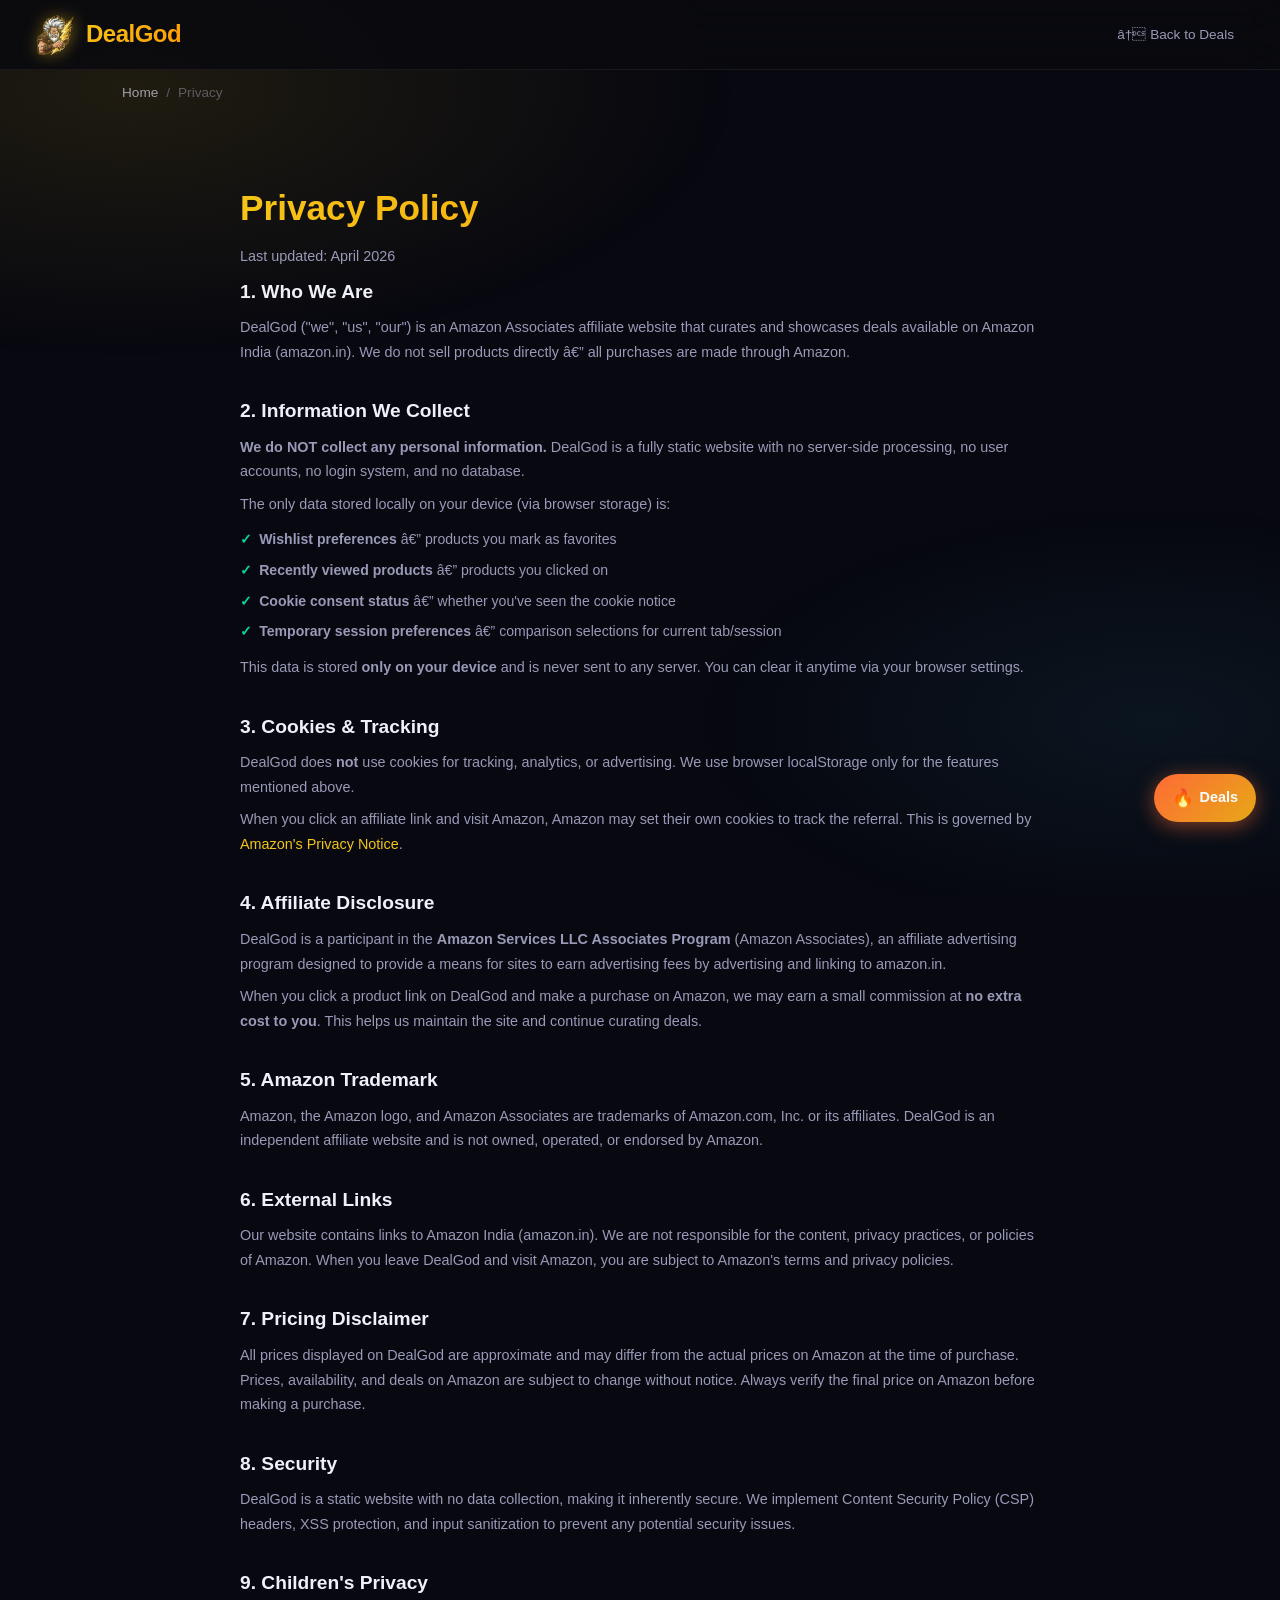
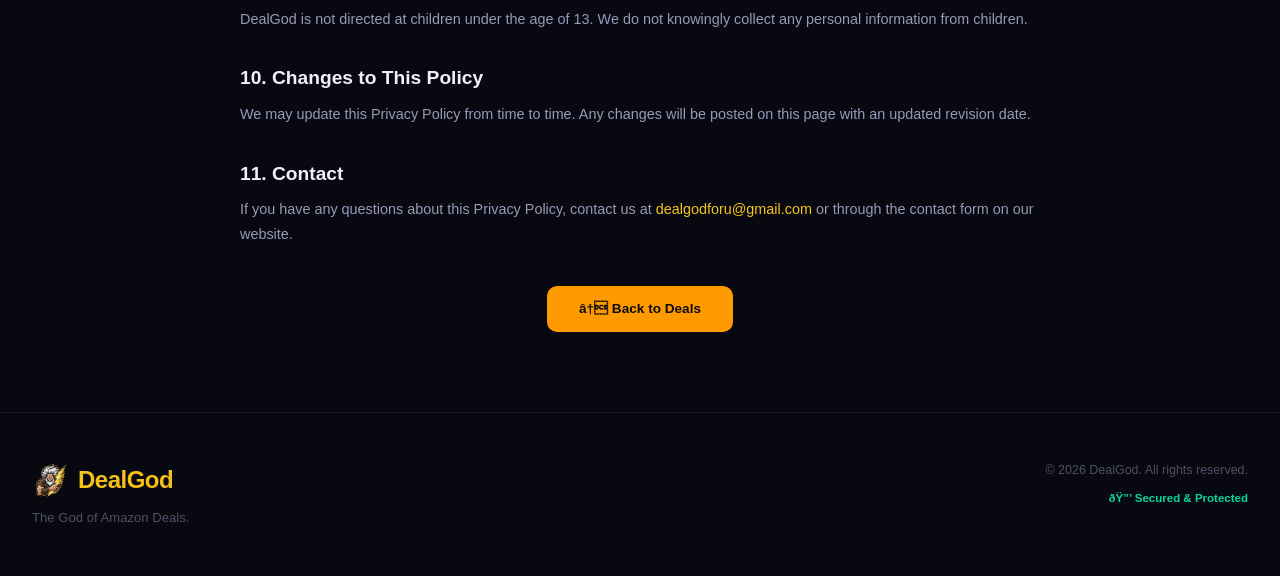
<file: privacy.html>
<!DOCTYPE html>
<html lang="en">
<head>
  <meta charset="UTF-8" />
  <meta name="viewport" content="width=device-width, initial-scale=1.0" />

  <!-- SECURITY HEADERS -->
  <meta http-equiv="X-Content-Type-Options" content="nosniff" />
  <meta http-equiv="X-Frame-Options" content="DENY" />
  <meta http-equiv="X-XSS-Protection" content="1; mode=block" />
  <meta name="referrer" content="strict-origin-when-cross-origin" />
  <meta http-equiv="Content-Security-Policy" content="
    default-src 'self';
    script-src 'self' 'unsafe-inline';
    style-src 'self' 'unsafe-inline' https://fonts.googleapis.com;
    font-src https://fonts.gstatic.com;
    img-src 'self' https://m.media-amazon.com https://placehold.co data:;
    object-src 'none';
    frame-src 'none';
    base-uri 'self';
  " />

  <title>Privacy Policy â€“ DealGod</title>
  <meta name="description" content="Privacy Policy for DealGod â€“ India's ultimate Amazon deals destination." />
  <meta name="robots" content="noindex, follow" />

  <link rel="icon" type="image/png" href="logo.png" />
  <link rel="stylesheet" href="style.css" />
</head>
<body>
  <!-- Netlify Identity: redirect invite/confirm/recovery tokens to admin page -->
  <script>
    (function() {
      var h = window.location.hash;
      if (h && /token=/.test(h)) {
        window.location.href = '/admin/' + h;
      }
    })();
  </script>

  <!-- NAVIGATION -->
  <nav class="navbar" role="navigation">
    <div class="nav-inner">
      <a href="/" class="nav-brand" aria-label="DealGod Home">
        <div class="nav-logo-icon">
          <img src="logo.png" alt="DealGod" class="nav-logo-img" />
        </div>
        <span class="nav-brand-name">DealGod</span>
      </a>
      <a href="/" class="nav-link" style="margin-left:auto;">â† Back to Deals</a>
      <button class="nav-hamburger" id="nav-hamburger" aria-label="Toggle menu">
        <span></span><span></span><span></span>
      </button>
    </div>
  </nav>

  <!-- Breadcrumb -->
  <div class="breadcrumb-bar"><a href="/">Home</a> <span>/</span> Privacy</div>

  <!-- Mobile Nav Overlay -->
  <div class="mobile-nav-overlay" id="mobile-nav-overlay">
    <div class="mobile-nav-content">
      <a href="/" class="mobile-nav-link">ðŸ  Home</a>
      <a href="/#products" class="mobile-nav-link">ðŸ”¥ Deals</a>
      <a href="/blog" class="mobile-nav-link">ðŸ“ Blog</a>
      <a href="/about" class="mobile-nav-link">â„¹ï¸ About</a>
      <a href="/contact" class="mobile-nav-link">ðŸ“§ Contact</a>
      <a href="/privacy" class="mobile-nav-link active">ðŸ”’ Privacy</a>
      <a href="https://t.me/DealGodtelegram" target="_blank" rel="noopener noreferrer" class="mobile-nav-link mobile-nav-telegram">ðŸ“± Join Telegram</a>
    </div>
  </div>

  <!-- CONTENT -->
  <main class="privacy-page">
    <div class="privacy-inner">
      <h1>Privacy Policy</h1>
      <p class="privacy-updated">Last updated: April 2026</p>

      <section>
        <h2>1. Who We Are</h2>
        <p>DealGod ("we", "us", "our") is an Amazon Associates affiliate website that curates and showcases deals available on Amazon India (amazon.in). We do not sell products directly â€” all purchases are made through Amazon.</p>
      </section>

      <section>
        <h2>2. Information We Collect</h2>
        <p><strong>We do NOT collect any personal information.</strong> DealGod is a fully static website with no server-side processing, no user accounts, no login system, and no database.</p>
        <p>The only data stored locally on your device (via browser storage) is:</p>
        <ul>
          <li><strong>Wishlist preferences</strong> â€” products you mark as favorites</li>
          <li><strong>Recently viewed products</strong> â€” products you clicked on</li>
          <li><strong>Cookie consent status</strong> â€” whether you've seen the cookie notice</li>
          <li><strong>Temporary session preferences</strong> â€” comparison selections for current tab/session</li>
        </ul>
        <p>This data is stored <strong>only on your device</strong> and is never sent to any server. You can clear it anytime via your browser settings.</p>
      </section>

      <section>
        <h2>3. Cookies & Tracking</h2>
        <p>DealGod does <strong>not</strong> use cookies for tracking, analytics, or advertising. We use browser localStorage only for the features mentioned above.</p>
        <p>When you click an affiliate link and visit Amazon, Amazon may set their own cookies to track the referral. This is governed by <a href="https://www.amazon.in/gp/help/customer/display.html?nodeId=200545940" target="_blank" rel="noopener noreferrer">Amazon's Privacy Notice</a>.</p>
      </section>

      <section>
        <h2>4. Affiliate Disclosure</h2>
        <p>DealGod is a participant in the <strong>Amazon Services LLC Associates Program</strong> (Amazon Associates), an affiliate advertising program designed to provide a means for sites to earn advertising fees by advertising and linking to amazon.in.</p>
        <p>When you click a product link on DealGod and make a purchase on Amazon, we may earn a small commission at <strong>no extra cost to you</strong>. This helps us maintain the site and continue curating deals.</p>
      </section>

      <section>
        <h2>5. Amazon Trademark</h2>
        <p>Amazon, the Amazon logo, and Amazon Associates are trademarks of Amazon.com, Inc. or its affiliates. DealGod is an independent affiliate website and is not owned, operated, or endorsed by Amazon.</p>
      </section>

      <section>
        <h2>6. External Links</h2>
        <p>Our website contains links to Amazon India (amazon.in). We are not responsible for the content, privacy practices, or policies of Amazon. When you leave DealGod and visit Amazon, you are subject to Amazon's terms and privacy policies.</p>
      </section>

      <section>
        <h2>7. Pricing Disclaimer</h2>
        <p>All prices displayed on DealGod are approximate and may differ from the actual prices on Amazon at the time of purchase. Prices, availability, and deals on Amazon are subject to change without notice. Always verify the final price on Amazon before making a purchase.</p>
      </section>

      <section>
        <h2>8. Security</h2>
        <p>DealGod is a static website with no data collection, making it inherently secure. We implement Content Security Policy (CSP) headers, XSS protection, and input sanitization to prevent any potential security issues.</p>
      </section>

      <section>
        <h2>9. Children's Privacy</h2>
        <p>DealGod is not directed at children under the age of 13. We do not knowingly collect any personal information from children.</p>
      </section>

      <section>
        <h2>10. Changes to This Policy</h2>
        <p>We may update this Privacy Policy from time to time. Any changes will be posted on this page with an updated revision date.</p>
      </section>

      <section>
        <h2>11. Contact</h2>
        <p>If you have any questions about this Privacy Policy, contact us at <a href="mailto:dealgodforu@gmail.com">dealgodforu@gmail.com</a> or through the contact form on our website.</p>
      </section>

      <div class="privacy-back">
        <a href="/" class="btn-buy" style="display:inline-flex; width:auto; padding:12px 32px;">â† Back to Deals</a>
      </div>
    </div>
  </main>

  <!-- FOOTER -->
  <footer role="contentinfo">
    <div class="footer-inner">
      <div class="footer-left">
        <div class="footer-brand-name">
          <img src="logo.png" alt="DealGod" class="footer-logo-img" />
          DealGod
        </div>
        <p class="footer-tagline">The God of Amazon Deals.</p>
      </div>
      <div class="footer-right">
        <p class="footer-copy">&copy; <span id="footer-year"></span> DealGod. All rights reserved.</p>
        <p class="footer-security">ðŸ”’ Secured & Protected</p>
      </div>
    </div>
  </footer>

  <script src="nav.js"></script>
  <script>
    document.getElementById('footer-year').textContent = new Date().getFullYear();
  </script>
</body>
</html>
</file>
<file: style.css>
/* ================================================================
   DEALSHUB - AMAZON ASSOCIATES SHOWCASE
   Premium Design System
   ================================================================ */

@import url('https://fonts.googleapis.com/css2?family=Outfit:wght@300;400;500;600;700;800;900&family=Inter:wght@300;400;500;600;700&display=swap');

/* ---- CSS Custom Properties ---- */
:root {
  /* Colors */
  --bg-primary: #070810;
  --bg-secondary: #0d0e1c;
  --bg-card: #111224;
  --bg-card-hover: #181930;
  --border-color: rgba(255, 255, 255, 0.06);
  --border-hover: rgba(255, 200, 50, 0.45);

  --accent-primary: #f5c518;   /* IMDb gold — electric, bold */
  --accent-secondary: #4cc9f0; /* electric cyan */
  --accent-gold: #f5c518;
  --accent-green: #06d6a0;
  --accent-blue: #4cc9f0;
  --accent-red: #ff4757;

  --text-primary: #f0f0f8;
  --text-secondary: #9999b8;
  --text-muted: #50506a;

  /* Amazon orange */
  --amazon-orange: #ff9900;
  --amazon-orange-light: #ffb347;

  /* Gradients */
  --gradient-hero: linear-gradient(135deg, #070810 0%, #12102a 50%, #070810 100%);
  --gradient-accent: linear-gradient(135deg, #f5c518, #ff9900);
  --gradient-card: linear-gradient(145deg, rgba(245,197,24,0.06), rgba(76,201,240,0.04));
  --gradient-badge-best: linear-gradient(135deg, #ff9900, #ff6b00);
  --gradient-badge-deal: linear-gradient(135deg, #06d6a0, #028090);
  --gradient-badge-top: linear-gradient(135deg, #f5c518, #e67e22);

  /* Shadows */
  --shadow-card: 0 4px 32px rgba(0, 0, 0, 0.5);
  --shadow-card-hover: 0 16px 60px rgba(245, 197, 24, 0.18);
  --shadow-glow: 0 0 40px rgba(245, 197, 24, 0.12);

  /* Sizes */
  --nav-height: 70px;
  --border-radius: 16px;
  --border-radius-sm: 10px;
  --border-radius-pill: 50px;

  /* Transitions */
  --transition-fast: 0.18s cubic-bezier(0.4, 0, 0.2, 1);
  --transition-smooth: 0.3s cubic-bezier(0.4, 0, 0.2, 1);
  --transition-bounce: 0.4s cubic-bezier(0.34, 1.56, 0.64, 1);
}

/* ---- Light Mode ---- */
[data-theme="light"] {
  --bg-primary: #f5f5fa;
  --bg-secondary: #eeeef4;
  --bg-card: #ffffff;
  --bg-card-hover: #f8f8fc;
  --border-color: rgba(0, 0, 0, 0.08);
  --border-hover: rgba(200, 150, 0, 0.5);
  --text-primary: #1a1a2e;
  --text-secondary: #555570;
  --text-muted: #8888a0;
  --shadow-card: 0 2px 16px rgba(0, 0, 0, 0.06);
  --shadow-card-hover: 0 8px 32px rgba(245, 197, 24, 0.15);
  --gradient-hero: linear-gradient(135deg, #f5f5fa 0%, #e8e6f0 50%, #f5f5fa 100%);
}

[data-theme="light"] body {
  color: var(--text-primary);
}

[data-theme="light"] .hero-glow {
  opacity: 0.15;
}

[data-theme="light"] .hero-mascot-img {
  filter: drop-shadow(0 8px 24px rgba(0, 0, 0, 0.2)) contrast(1.1) brightness(0.95);
}

/* ---- Reset & Base ---- */
*, *::before, *::after {
  margin: 0;
  padding: 0;
  box-sizing: border-box;
}

html {
  scroll-behavior: smooth;
}

body {
  font-family: 'Inter', sans-serif;
  background-color: var(--bg-primary);
  color: var(--text-primary);
  line-height: 1.6;
  overflow-x: hidden;
  min-height: 100vh;
}

/* ---- Scrollbar ---- */
::-webkit-scrollbar { width: 8px; }
::-webkit-scrollbar-track { background: var(--bg-secondary); }
::-webkit-scrollbar-thumb { background: var(--accent-primary); border-radius: 4px; }
::-webkit-scrollbar-thumb:hover { background: #9b82ff; }

/* ---- Background Mesh ---- */
body::before {
  content: '';
  position: fixed;
  inset: 0;
  background:
    radial-gradient(ellipse 80% 50% at 10% 10%, rgba(245, 197, 24, 0.10) 0%, transparent 60%),
    radial-gradient(ellipse 60% 40% at 90% 80%, rgba(76, 201, 240, 0.07) 0%, transparent 60%);
  pointer-events: none;
  z-index: 0;
}

/* ================================================================
   NAVIGATION
   ================================================================ */
.navbar {
  position: sticky;
  top: 0;
  z-index: 1000;
  height: var(--nav-height);
  display: flex;
  align-items: center;
  padding: 0 2rem;
  background: rgba(10, 10, 15, 0.85);
  backdrop-filter: blur(20px);
  -webkit-backdrop-filter: blur(20px);
  border-bottom: 1px solid var(--border-color);
}

.nav-inner {
  width: 100%;
  max-width: 1400px;
  margin: 0 auto;
  display: flex;
  align-items: center;
  justify-content: space-between;
  gap: 2rem;
}

.nav-brand {
  display: flex;
  align-items: center;
  gap: 10px;
  text-decoration: none;
}

.nav-logo-icon {
  width: 44px;
  height: 44px;
  display: flex;
  align-items: center;
  justify-content: center;
  background: transparent;
  flex-shrink: 0;
  filter: drop-shadow(0 0 8px rgba(245, 197, 24, 0.5));
}

.nav-logo-img {
  width: 100%;
  height: 100%;
  object-fit: contain;
  display: block;
}

.nav-brand-name {
  font-family: 'Outfit', sans-serif;
  font-size: 1.5rem;
  font-weight: 800;
  background: var(--gradient-accent);
  -webkit-background-clip: text;
  -webkit-text-fill-color: transparent;
  background-clip: text;
  letter-spacing: -0.5px;
}

.nav-links {
  display: flex;
  align-items: center;
  gap: 0.3rem;
}

.nav-link {
  padding: 6px 14px;
  color: var(--text-secondary);
  text-decoration: none;
  font-size: 0.85rem;
  font-weight: 500;
  border-radius: var(--border-radius-pill);
  transition: var(--transition-smooth);
  white-space: nowrap;
}

.nav-link:hover {
  color: var(--accent-gold);
  background: rgba(245, 197, 24, 0.08);
}

.nav-search {
  flex: 1;
  max-width: 500px;
  position: relative;
}

.nav-search-input {
  width: 100%;
  padding: 10px 20px 10px 44px;
  background: rgba(255, 255, 255, 0.05);
  border: 1px solid var(--border-color);
  border-radius: var(--border-radius-pill);
  color: var(--text-primary);
  font-size: 0.9rem;
  font-family: 'Inter', sans-serif;
  transition: var(--transition-smooth);
  outline: none;
}

.nav-search-input::placeholder { color: var(--text-muted); }
.nav-search-input:focus {
  background: rgba(120, 90, 255, 0.08);
  border-color: var(--accent-primary);
  box-shadow: 0 0 0 3px rgba(120, 90, 255, 0.15);
}

.nav-search-icon {
  position: absolute;
  left: 14px;
  top: 50%;
  transform: translateY(-50%);
  color: var(--text-muted);
  font-size: 1rem;
  pointer-events: none;
}

.nav-tag-badge {
  padding: 6px 14px;
  background: rgba(245, 197, 24, 0.1);
  border: 1px solid rgba(245, 197, 24, 0.3);
  border-radius: var(--border-radius-pill);
  color: var(--accent-gold);
  font-size: 0.8rem;
  font-weight: 600;
  white-space: nowrap;
  display: flex;
  align-items: center;
  gap: 6px;
}

/* ================================================================
   HERO SECTION
   ================================================================ */
.hero {
  position: relative;
  z-index: 1;
  padding: 6rem 2rem 5rem;
  text-align: center;
  overflow: hidden;
}

.hero-glow {
  position: absolute;
  top: -20%;
  left: 50%;
  transform: translateX(-50%);
  width: 900px;
  height: 450px;
  background: radial-gradient(ellipse, rgba(245, 197, 24, 0.14) 0%, transparent 70%);
  pointer-events: none;
}

.hero-content {
  max-width: 800px;
  margin: 0 auto;
  position: relative;
  z-index: 2;
}

.hero-eyebrow {
  display: inline-flex;
  align-items: center;
  gap: 8px;
  padding: 6px 16px;
  background: rgba(245, 197, 24, 0.1);
  border: 1px solid rgba(245, 197, 24, 0.35);
  border-radius: var(--border-radius-pill);
  font-size: 0.8rem;
  font-weight: 600;
  color: var(--accent-gold);
  letter-spacing: 1px;
  text-transform: uppercase;
  margin-bottom: 1.5rem;
  animation: fadeInDown 0.6s ease both;
}

.hero-title {
  font-family: 'Outfit', sans-serif;
  font-size: clamp(2.4rem, 5vw, 4rem);
  font-weight: 900;
  line-height: 1.1;
  letter-spacing: -1px;
  margin-bottom: 1.2rem;
  animation: fadeInUp 0.7s ease 0.1s both;
}

.hero-title span {
  background: var(--gradient-accent);
  -webkit-background-clip: text;
  -webkit-text-fill-color: transparent;
  background-clip: text;
}

/* Zeus Mascot */
.hero-mascot {
  margin: 1.5rem auto 0;
  width: 160px;
  height: 160px;
  animation: floatMascot 3s ease-in-out infinite, fadeInUp 0.7s ease 0.15s both;
}

.hero-mascot-img {
  width: 100%;
  height: 100%;
  object-fit: contain;
  filter: drop-shadow(0 0 24px rgba(245, 197, 24, 0.6));
}

@keyframes floatMascot {
  0%, 100% { transform: translateY(0); }
  50% { transform: translateY(-10px); }
}

.hero-subtitle {
  font-size: 1.1rem;
  color: var(--text-secondary);
  max-width: 520px;
  margin: 0 auto 2.5rem;
  animation: fadeInUp 0.7s ease 0.2s both;
}

.hero-stats {
  display: flex;
  justify-content: center;
  gap: 2.5rem;
  flex-wrap: wrap;
  animation: fadeInUp 0.7s ease 0.35s both;
}

.hero-stat {
  display: flex;
  flex-direction: column;
  align-items: center;
  gap: 2px;
}

.hero-stat-value {
  font-family: 'Outfit', sans-serif;
  font-size: 1.8rem;
  font-weight: 800;
  background: var(--gradient-accent);
  -webkit-background-clip: text;
  -webkit-text-fill-color: transparent;
  background-clip: text;
}

.hero-stat-label {
  font-size: 0.78rem;
  color: var(--text-muted);
  text-transform: uppercase;
  letter-spacing: 1px;
  font-weight: 500;
}

/* Hero CTA Group */
.hero-cta-group {
  display: flex;
  justify-content: center;
  align-items: center;
  gap: 1rem;
  flex-wrap: wrap;
  margin-top: 1.8rem;
  margin-bottom: 1.5rem;
  animation: fadeInUp 0.7s ease 0.3s both;
}

.hero-deals-btn {
  display: inline-flex;
  align-items: center;
  gap: 8px;
  padding: 14px 28px;
  border-radius: 999px;
  background: linear-gradient(135deg, #ff6b35, #e6a817);
  color: #070810;
  font-family: 'Outfit', sans-serif;
  font-weight: 800;
  font-size: 1rem;
  text-decoration: none;
  box-shadow: 0 8px 30px rgba(255, 107, 53, 0.35);
  transition: transform 0.25s, box-shadow 0.25s;
  border: none;
  cursor: pointer;
}

.hero-deals-btn:hover {
  transform: translateY(-3px) scale(1.03);
  box-shadow: 0 12px 40px rgba(255, 107, 53, 0.5);
}

.hero-deals-btn-arrow {
  width: 18px;
  height: 18px;
  margin-left: 4px;
  transition: transform 0.25s;
}

.hero-deals-btn:hover .hero-deals-btn-arrow {
  transform: translateX(3px);
}

/* Hero Badges */
.hero-badges {
  display: flex;
  justify-content: center;
  gap: 1rem;
  flex-wrap: wrap;
  margin-top: 2rem;
  animation: fadeInUp 0.7s ease 0.45s both;
}

.hero-badge {
  padding: 8px 18px;
  background: rgba(245, 197, 24, 0.08);
  border: 1px solid rgba(245, 197, 24, 0.2);
  border-radius: var(--border-radius-pill);
  font-size: 0.82rem;
  font-weight: 600;
  color: var(--text-primary);
  letter-spacing: 0.3px;
}

/* ================================================================
   WHY DEALGOD SECTION
   ================================================================ */
.why-section {
  position: relative;
  z-index: 1;
  padding: 2.5rem 2rem;
}

.why-inner {
  max-width: 1100px;
  margin: 0 auto;
}

.why-title {
  font-family: 'Outfit', sans-serif;
  font-size: clamp(1.5rem, 3vw, 2rem);
  font-weight: 800;
  text-align: center;
  margin-bottom: 2.5rem;
  color: var(--text-primary);
}

.why-title span {
  background: var(--gradient-accent);
  -webkit-background-clip: text;
  -webkit-text-fill-color: transparent;
  background-clip: text;
}

.why-grid {
  display: grid;
  grid-template-columns: repeat(auto-fit, minmax(230px, 1fr));
  gap: 1.2rem;
}

.why-card {
  background: var(--bg-card);
  border: 1px solid var(--border-color);
  border-radius: var(--border-radius);
  padding: 1.8rem 1.5rem;
  text-align: center;
  transition: var(--transition-smooth);
}

.why-card:hover {
  border-color: var(--border-hover);
  box-shadow: var(--shadow-card-hover);
  transform: translateY(-4px);
}

.why-icon {
  font-size: 2.2rem;
  margin-bottom: 0.8rem;
}

.why-card h3 {
  font-family: 'Outfit', sans-serif;
  font-size: 1.05rem;
  font-weight: 700;
  color: var(--text-primary);
  margin-bottom: 0.5rem;
}

.why-card p {
  font-size: 0.82rem;
  color: var(--text-secondary);
  line-height: 1.6;
}

/* ================================================================
   DEALS SECTION HEADER
   ================================================================ */
.deals-section-header {
  text-align: center;
  margin-bottom: 2rem;
  padding-bottom: 1.5rem;
  border-bottom: 1px solid var(--border-color);
}

.deals-title {
  font-family: 'Outfit', sans-serif;
  font-size: clamp(1.4rem, 3vw, 1.8rem);
  font-weight: 800;
  color: var(--text-primary);
  margin-bottom: 0.4rem;
}

.deals-subtitle {
  font-size: 0.9rem;
  color: var(--text-secondary);
}

/* ================================================================
   FILTER BAR
   ================================================================ */
.filter-section {
  position: relative;
  z-index: 1;
  padding: 0 2rem 2.5rem;
}

.filter-inner {
  max-width: 1400px;
  margin: 0 auto;
  display: flex;
  align-items: center;
  gap: 1rem;
  flex-wrap: wrap;
}

.filter-label {
  font-size: 0.82rem;
  font-weight: 600;
  color: var(--text-muted);
  text-transform: uppercase;
  letter-spacing: 1px;
  white-space: nowrap;
}

.filter-chips {
  display: flex;
  gap: 0.6rem;
  flex-wrap: wrap;
}

.filter-chip {
  padding: 7px 18px;
  background: rgba(255, 255, 255, 0.04);
  border: 1px solid var(--border-color);
  border-radius: var(--border-radius-pill);
  color: var(--text-secondary);
  font-size: 0.85rem;
  font-weight: 500;
  cursor: pointer;
  transition: var(--transition-smooth);
  user-select: none;
  font-family: 'Inter', sans-serif;
}

.filter-chip:hover {
  background: rgba(120, 90, 255, 0.1);
  border-color: rgba(120, 90, 255, 0.4);
  color: var(--text-primary);
}

.filter-chip.active {
  background: var(--gradient-accent);
  border-color: transparent;
  color: #070810;
  font-weight: 700;
  box-shadow: 0 4px 20px rgba(245, 197, 24, 0.4);
}

/* ================================================================
   BREADCRUMBS
================================================================ */
.breadcrumb-bar {
  max-width: 1100px;
  margin: 0 auto;
  padding: 0.75rem 2rem;
  font-size: 0.85rem;
  color: var(--text-muted);
  display: flex;
  align-items: center;
  gap: 0.5rem;
}
.breadcrumb-bar a {
  color: var(--text-secondary);
  text-decoration: none;
  transition: color 0.2s;
}
.breadcrumb-bar a:hover { color: var(--accent-gold); }
.breadcrumb-bar span { color: var(--text-muted); }

/* ================================================================
   PRODUCT GRID
   ================================================================ */
.products-section {
  position: relative;
  z-index: 1;
  padding: 0 2rem 5rem;
}

.products-inner {
  max-width: 1400px;
  margin: 0 auto;
}

.products-header {
  display: flex;
  align-items: center;
  justify-content: space-between;
  margin-bottom: 2rem;
  flex-wrap: wrap;
  gap: 1rem;
}

.products-count {
  font-size: 0.88rem;
  color: var(--text-muted);
}

.products-count strong {
  color: var(--text-primary);
  font-weight: 600;
}

/* ---- Sort Controls ---- */
.sort-controls {
  display: flex;
  align-items: center;
  gap: 0.5rem;
  flex-wrap: wrap;
}

.sort-label {
  font-size: 0.82rem;
  color: var(--text-muted);
  font-weight: 500;
}

.sort-select {
  padding: 7px 14px;
  background: rgba(255, 255, 255, 0.05);
  border: 1px solid var(--border-color);
  border-radius: var(--border-radius-sm);
  color: var(--text-primary);
  font-size: 0.83rem;
  font-family: 'Inter', sans-serif;
  cursor: pointer;
  outline: none;
  transition: var(--transition-smooth);
  -webkit-appearance: none;
  appearance: none;
  padding-right: 30px;
  background-image: url("data:image/svg+xml,%3Csvg xmlns='http://www.w3.org/2000/svg' width='12' height='12' viewBox='0 0 24 24' fill='none' stroke='%239999b3' stroke-width='2'%3E%3Cpolyline points='6 9 12 15 18 9'/%3E%3C/svg%3E");
  background-repeat: no-repeat;
  background-position: right 10px center;
}

.sort-select:focus, .sort-select:hover {
  border-color: var(--accent-primary);
  background-color: rgba(120, 90, 255, 0.08);
}

.sort-select option {
  background: #1e1e2a;
  color: var(--text-primary);
}

/* ---- Filter Jump Buttons ---- */
.filter-jump-btn {
  display: inline-flex;
  align-items: center;
  gap: 5px;
  padding: 7px 14px;
  background: rgba(245, 197, 24, 0.07);
  border: 1px solid rgba(245, 197, 24, 0.28);
  border-radius: var(--border-radius-pill);
  color: var(--accent-gold);
  font-size: 0.78rem;
  font-weight: 700;
  font-family: 'Inter', sans-serif;
  cursor: pointer;
  transition: var(--transition-smooth);
  white-space: nowrap;
  letter-spacing: 0.2px;
}

.filter-jump-btn:hover {
  background: rgba(245, 197, 24, 0.18);
  border-color: var(--accent-gold);
  transform: translateY(-2px);
  box-shadow: 0 4px 16px rgba(245, 197, 24, 0.22);
}

.filter-jump-btn:active {
  transform: translateY(0);
}

.jump-arrow {
  font-size: 0.85rem;
  opacity: 0.75;
  transition: transform 0.2s;
}

.filter-jump-btn:hover .jump-arrow {
  transform: translateY(-2px);
  opacity: 1;
}

.product-grid {
  display: grid;
  grid-template-columns: repeat(auto-fill, minmax(280px, 1fr));
  gap: 1.5rem;
}

/* ================================================================
   PAGINATION
================================================================ */
.pagination {
  display: flex;
  justify-content: center;
  align-items: center;
  gap: 1rem;
  margin-top: 2rem;
  padding: 1rem 0;
}

.page-btn {
  padding: 0.6rem 1.2rem;
  background: var(--bg-card);
  border: 1px solid var(--border-color);
  border-radius: var(--border-radius-sm);
  color: var(--text-primary);
  font-family: 'Outfit', sans-serif;
  font-weight: 600;
  font-size: 0.9rem;
  cursor: pointer;
  transition: var(--transition-smooth);
}

.page-btn:hover:not(:disabled) {
  background: var(--accent-primary);
  border-color: var(--accent-primary);
  color: #fff;
}

.page-btn:disabled {
  opacity: 0.4;
  cursor: not-allowed;
}

.page-info {
  color: var(--text-muted);
  font-size: 0.9rem;
  font-weight: 500;
}

/* ---- Product Card ---- */
.product-card {
  background: var(--bg-card);
  border: 1px solid var(--border-color);
  border-radius: var(--border-radius);
  overflow: hidden;
  display: flex;
  flex-direction: column;
  cursor: pointer;
  transition: var(--transition-smooth);
  position: relative;
  opacity: 0;
  transform: translateY(24px);
  -webkit-user-select: none;
  -moz-user-select: none;
  user-select: none;
}

.product-card.visible {
  opacity: 1;
  transform: translateY(0);
  transition: opacity 0.5s ease, transform 0.5s ease, box-shadow var(--transition-smooth), border-color var(--transition-smooth), background var(--transition-smooth);
}

.product-card:hover {
  border-color: var(--border-hover);
  box-shadow: var(--shadow-card-hover);
  background: var(--bg-card-hover);
  transform: translateY(-4px) !important;
}

/* Card image */
.card-image-wrap {
  position: relative;
  width: 100%;
  padding-top: 65%;
  background: linear-gradient(145deg, #1a1a28, #22223a);
  overflow: hidden;
}

/* Skeleton shimmer while image loads */
.card-image-wrap::before {
  content: '';
  position: absolute;
  inset: 0;
  background: linear-gradient(90deg, transparent 0%, rgba(255,255,255,0.04) 50%, transparent 100%);
  background-size: 200% 100%;
  animation: shimmer 1.6s infinite;
  z-index: 0;
}

@keyframes shimmer {
  0%   { background-position: -200% 0; }
  100% { background-position:  200% 0; }
}

.card-image {
  position: absolute;
  inset: 0;
  width: 100%;
  height: 100%;
  object-fit: contain;
  padding: 0.85rem;
  transition: transform 0.45s ease, opacity 0.3s ease;
  z-index: 1;
  opacity: 0;
}

.card-image.loaded {
  opacity: 1;
}

.product-card:hover .card-image {
  transform: scale(1.07);
}

/* Badge */
.card-badge {
  position: absolute;
  top: 12px;
  left: 12px;
  padding: 4px 10px;
  border-radius: var(--border-radius-pill);
  font-size: 0.7rem;
  font-weight: 700;
  text-transform: uppercase;
  letter-spacing: 0.5px;
  z-index: 2;
}

.badge-best-seller  { background: var(--gradient-badge-best); color: #fff; }
.badge-deal-of-the-day { background: var(--gradient-badge-deal); color: #fff; }
.badge-top-pick     { background: var(--gradient-badge-top); color: #fff; }
.badge-editor-s-choice { background: linear-gradient(135deg, #ffd166, #ef8c2f); color: #1a1a0a; }
.badge-great-value  { background: linear-gradient(135deg, #4cc9f0, #4361ee); color: #fff; }
.badge-trending     { background: linear-gradient(135deg, #ff6b9d, #c9184a); color: #fff; }
.badge-popular      { background: linear-gradient(135deg, #06d6a0, #028090); color: #fff; }
.badge-new-arrival  { background: linear-gradient(135deg, #785aff, #c77dff); color: #fff; }
.badge-bestseller   { background: var(--gradient-badge-best); color: #fff; }

/* Discount tag */
.card-discount {
  position: absolute;
  top: 12px;
  right: 12px;
  background: rgba(6, 214, 160, 0.15);
  border: 1px solid rgba(6, 214, 160, 0.4);
  color: var(--accent-green);
  padding: 3px 9px;
  border-radius: var(--border-radius-pill);
  font-size: 0.72rem;
  font-weight: 700;
  z-index: 2;
}

/* Card body */
.card-body {
  padding: 1.2rem 1.2rem 0;
  display: flex;
  flex-direction: column;
  gap: 0.5rem;
  flex: 1;
}

.card-category {
  font-size: 0.7rem;
  font-weight: 700;
  text-transform: uppercase;
  letter-spacing: 1.2px;
  color: var(--accent-primary);
}

.card-title {
  font-family: 'Outfit', sans-serif;
  font-size: 1rem;
  font-weight: 700;
  color: var(--text-primary);
  line-height: 1.3;
  display: -webkit-box;
  -webkit-line-clamp: 2;
  -webkit-box-orient: vertical;
  overflow: hidden;
}

.card-desc {
  font-size: 0.8rem;
  color: var(--text-secondary);
  line-height: 1.5;
  display: -webkit-box;
  -webkit-line-clamp: 2;
  -webkit-box-orient: vertical;
  overflow: hidden;
}

/* Rating */
.card-rating {
  display: flex;
  align-items: center;
  gap: 8px;
}

.stars {
  display: flex;
  gap: 2px;
}

.star {
  font-size: 0.8rem;
  color: var(--text-muted);
}

.star.filled { color: var(--accent-gold); }
.star.half { color: var(--accent-gold); opacity: 0.6; }

.rating-score {
  font-size: 0.82rem;
  font-weight: 700;
  color: var(--accent-gold);
}

.rating-count {
  font-size: 0.75rem;
  color: var(--text-muted);
}

/* Price */
.card-price {
  display: flex;
  align-items: baseline;
  gap: 8px;
  flex-wrap: wrap;
}

.price-current {
  font-family: 'Outfit', sans-serif;
  font-size: 1.35rem;
  font-weight: 800;
  color: var(--text-primary);
}

.price-original {
  font-size: 0.85rem;
  color: var(--text-muted);
  text-decoration: line-through;
}

/* Card footer */
.card-footer {
  padding: 1rem 1.2rem 1.2rem;
  display: flex;
  gap: 0.75rem;
  align-items: center;
  margin-top: auto;
}

.btn-buy {
  flex: 1;
  display: flex;
  align-items: center;
  justify-content: center;
  gap: 8px;
  padding: 10px 16px;
  background: var(--amazon-orange);
  color: #0a0a0f;
  font-family: 'Inter', sans-serif;
  font-size: 0.85rem;
  font-weight: 700;
  border-radius: var(--border-radius-sm);
  text-decoration: none;
  border: none;
  cursor: pointer;
  transition: var(--transition-bounce);
}

.btn-buy:hover {
  background: var(--amazon-orange-light);
  transform: scale(1.03);
  box-shadow: 0 6px 24px rgba(255, 153, 0, 0.35);
}

.btn-buy:active { transform: scale(0.98); }

.btn-buy-icon { font-size: 1rem; }

.btn-wishlist {
  width: 36px;
  height: 36px;
  display: flex;
  align-items: center;
  justify-content: center;
  background: transparent;
  border: none;
  border-radius: 50%;
  cursor: pointer;
  transition: var(--transition-smooth);
  font-size: 1.1rem;
  color: var(--text-muted);
}

.btn-wishlist:hover {
  color: var(--accent-secondary);
  transform: scale(1.15);
}

.btn-wishlist.wishlisted {
  color: var(--accent-secondary);
}

/* ================================================================
   EMPTY STATE
   ================================================================ */
.empty-state {
  text-align: center;
  padding: 5rem 2rem;
  display: none;
}

.empty-state.visible { display: block; }

.empty-icon {
  font-size: 4rem;
  margin-bottom: 1rem;
  opacity: 0.4;
}

.empty-state h3 {
  font-family: 'Outfit', sans-serif;
  font-size: 1.5rem;
  font-weight: 700;
  margin-bottom: 0.5rem;
  color: var(--text-secondary);
}

.empty-state p { color: var(--text-muted); }

/* ================================================================
   DISCLOSURE BANNER
   ================================================================ */
.disclosure-banner {
  position: relative;
  z-index: 1;
  padding: 1.2rem 2rem;
  background: rgba(255, 153, 0, 0.05);
  border-top: 1px solid rgba(255, 153, 0, 0.12);
  border-bottom: 1px solid rgba(255, 153, 0, 0.12);
  text-align: center;
}

.disclosure-banner p {
  font-size: 0.78rem;
  color: var(--text-muted);
  max-width: 800px;
  margin: 0 auto;
  line-height: 1.7;
}

.disclosure-banner a {
  color: var(--amazon-orange);
  text-decoration: none;
}

/* ================================================================
   FOOTER
   ================================================================ */
footer {
  position: relative;
  z-index: 1;
  padding: 3rem 2rem 2rem;
  border-top: 1px solid var(--border-color);
}

.footer-inner {
  max-width: 1400px;
  margin: 0 auto;
  display: grid;
  grid-template-columns: 1fr auto;
  gap: 2rem;
  align-items: start;
}

.footer-brand-name {
  font-family: 'Outfit', sans-serif;
  font-size: 1.5rem;
  font-weight: 800;
  background: var(--gradient-accent);
  -webkit-background-clip: text;
  -webkit-text-fill-color: transparent;
  background-clip: text;
  margin-bottom: 0.5rem;
  letter-spacing: -0.5px;
  display: flex;
  align-items: center;
  gap: 10px;
}

.footer-logo-img {
  width: 36px;
  height: 36px;
  object-fit: cover;
  border-radius: 8px;
  flex-shrink: 0;
}

.footer-tagline {
  font-size: 0.82rem;
  color: var(--text-muted);
  margin-bottom: 1rem;
}

.footer-links {
  display: flex;
  gap: 1.5rem;
  flex-wrap: wrap;
}

.footer-links a {
  font-size: 0.82rem;
  color: var(--text-muted);
  text-decoration: none;
  transition: color var(--transition-fast);
}

.footer-links a:hover { color: var(--accent-primary); }

.footer-right { text-align: right; }

.footer-copy {
  font-size: 0.78rem;
  color: var(--text-muted);
}

.footer-amazon-badge {
  display: inline-flex;
  align-items: center;
  gap: 6px;
  margin-top: 0.75rem;
  padding: 5px 12px;
  background: rgba(245, 197, 24, 0.08);
  border: 1px solid rgba(245, 197, 24, 0.22);
  border-radius: var(--border-radius-pill);
  font-size: 0.75rem;
  color: var(--accent-gold);
  font-weight: 600;
}

.footer-security {
  font-size: 0.72rem;
  color: var(--accent-green);
  margin-top: 0.5rem;
  font-weight: 600;
}

/* ================================================================
   SCROLL PROGRESS BAR
   ================================================================ */
.scroll-progress-container {
  position: fixed;
  top: 0;
  left: 0;
  width: 100%;
  height: 3px;
  z-index: 9999;
  background: transparent;
}

.scroll-progress {
  height: 100%;
  width: 0%;
  background: var(--gradient-accent);
  transition: width 0.1s linear;
  box-shadow: 0 0 8px rgba(245, 197, 24, 0.5);
}

/* ================================================================
   PRICE RANGE FILTER
   ================================================================ */
.price-chip {
  padding: 6px 14px;
  background: rgba(255, 255, 255, 0.04);
  border: 1px solid var(--border-color);
  border-radius: var(--border-radius-pill);
  color: var(--text-secondary);
  font-size: 0.8rem;
  font-weight: 500;
  cursor: pointer;
  transition: var(--transition-smooth);
  user-select: none;
  font-family: 'Inter', sans-serif;
}

.price-chip:hover {
  background: rgba(6, 214, 160, 0.1);
  border-color: rgba(6, 214, 160, 0.4);
  color: var(--text-primary);
}

.price-chip.active {
  background: linear-gradient(135deg, #06d6a0, #028090);
  border-color: transparent;
  color: #fff;
  font-weight: 700;
  box-shadow: 0 4px 20px rgba(6, 214, 160, 0.3);
}

/* ================================================================
   SHARE MENU
   ================================================================ */
.btn-share {
  width: 36px;
  height: 36px;
  display: flex;
  align-items: center;
  justify-content: center;
  background: transparent;
  border: none;
  border-radius: 50%;
  cursor: pointer;
  transition: var(--transition-smooth);
  font-size: 1.1rem;
  color: var(--text-muted);
}

.btn-share:hover {
  color: var(--text-primary);
  transform: scale(1.15);
}

.share-menu {
  position: absolute;
  bottom: calc(100% + 8px);
  right: 0;
  background: var(--bg-card);
  border: 1px solid var(--border-color);
  border-radius: var(--border-radius-sm);
  box-shadow: var(--shadow-card);
  overflow: hidden;
  z-index: 100;
  min-width: 160px;
  animation: fadeInUp 0.2s ease;
}

.share-option {
  display: flex;
  align-items: center;
  gap: 8px;
  width: 100%;
  padding: 10px 14px;
  background: transparent;
  border: none;
  color: var(--text-primary);
  font-size: 0.82rem;
  font-family: 'Inter', sans-serif;
  cursor: pointer;
  transition: background 0.15s;
  text-align: left;
}

.share-option:hover {
  background: rgba(245, 197, 24, 0.1);
}

/* ================================================================
   RECENTLY VIEWED
   ================================================================ */
.recently-viewed-section {
  position: relative;
  z-index: 1;
  padding: 0 2rem 1.5rem;
}

.recently-viewed-inner {
  max-width: 1400px;
  margin: 0 auto;
}

.recently-viewed-title {
  font-family: 'Outfit', sans-serif;
  font-size: 1rem;
  font-weight: 700;
  color: var(--text-secondary);
  margin-bottom: 0.8rem;
}

.recent-scroller {
  display: flex;
  gap: 1rem;
  overflow-x: auto;
  padding-bottom: 0.5rem;
  scroll-snap-type: x mandatory;
  -webkit-overflow-scrolling: touch;
}

.recent-scroller::-webkit-scrollbar { height: 4px; }
.recent-scroller::-webkit-scrollbar-track { background: transparent; }
.recent-scroller::-webkit-scrollbar-thumb { background: var(--accent-primary); border-radius: 2px; }

.recent-card {
  flex-shrink: 0;
  width: 150px;
  background: var(--bg-card);
  border: 1px solid var(--border-color);
  border-radius: var(--border-radius-sm);
  padding: 0.8rem;
  text-decoration: none;
  transition: var(--transition-smooth);
  scroll-snap-align: start;
}

.recent-card:hover {
  border-color: var(--border-hover);
  transform: translateY(-2px);
  box-shadow: 0 4px 16px rgba(245, 197, 24, 0.15);
}

.recent-img-wrap {
  width: 100%;
  height: 80px;
  display: flex;
  align-items: center;
  justify-content: center;
  margin-bottom: 0.5rem;
}

.recent-img-wrap img {
  max-width: 100%;
  max-height: 100%;
  object-fit: contain;
}

.recent-title {
  font-size: 0.72rem;
  color: var(--text-primary);
  line-height: 1.3;
  margin-bottom: 0.3rem;
}

.recent-price {
  font-family: 'Outfit', sans-serif;
  font-size: 0.85rem;
  font-weight: 700;
  color: var(--accent-gold);
}

/* ================================================================
   DEAL COUNTDOWN TIMER
   ================================================================ */
.card-countdown {
  display: inline-flex;
  align-items: center;
  gap: 4px;
  padding: 4px 10px;
  background: rgba(245, 197, 24, 0.1);
  border: 1px solid rgba(245, 197, 24, 0.25);
  border-radius: var(--border-radius-pill);
  font-size: 0.72rem;
  font-weight: 600;
  color: var(--accent-gold);
  margin-top: 0.3rem;
}

.card-countdown.countdown-urgent {
  background: rgba(255, 71, 87, 0.12);
  border-color: rgba(255, 71, 87, 0.4);
  color: var(--accent-red);
  animation: pulse 1.5s ease-in-out infinite;
}

.countdown-expired {
  color: var(--text-muted);
}

/* ================================================================
   COOKIE CONSENT BANNER
   ================================================================ */
.cookie-banner {
  position: fixed;
  bottom: 0;
  left: 0;
  right: 0;
  z-index: 9998;
  background: rgba(10, 10, 15, 0.97);
  backdrop-filter: blur(20px);
  border-top: 1px solid var(--border-color);
  padding: 1rem 2rem;
  transform: translateY(100%);
  transition: transform 0.4s ease;
}

.cookie-banner.visible {
  transform: translateY(0);
}

.cookie-banner.hiding {
  transform: translateY(100%);
}

.cookie-inner {
  max-width: 1200px;
  margin: 0 auto;
  display: flex;
  align-items: center;
  justify-content: space-between;
  gap: 1.5rem;
}

.cookie-inner p {
  font-size: 0.82rem;
  color: var(--text-secondary);
  line-height: 1.5;
}

.cookie-inner a {
  color: var(--accent-primary);
  text-decoration: none;
}

.cookie-accept-btn {
  padding: 8px 24px;
  background: var(--gradient-accent);
  border: none;
  border-radius: var(--border-radius-pill);
  color: #070810;
  font-family: 'Inter', sans-serif;
  font-size: 0.85rem;
  font-weight: 700;
  cursor: pointer;
  white-space: nowrap;
  transition: var(--transition-bounce);
}

.cookie-accept-btn:hover {
  transform: scale(1.05);
  box-shadow: 0 4px 16px rgba(245, 197, 24, 0.4);
}

/* ================================================================
   PRIVACY PAGE
   ================================================================ */
.privacy-page {
  position: relative;
  z-index: 1;
  padding: 4rem 2rem 5rem;
}

.privacy-inner {
  max-width: 800px;
  margin: 0 auto;
}

.privacy-inner h1 {
  font-family: 'Outfit', sans-serif;
  font-size: 2.2rem;
  font-weight: 800;
  background: var(--gradient-accent);
  -webkit-background-clip: text;
  -webkit-text-fill-color: transparent;
  background-clip: text;
  margin-bottom: 0.5rem;
}

.privacy-updated {
  font-size: 0.82rem;
  color: var(--text-muted);
  margin-bottom: 2rem;
}

.privacy-inner section {
  margin-bottom: 2rem;
}

.privacy-inner h2 {
  font-family: 'Outfit', sans-serif;
  font-size: 1.2rem;
  font-weight: 700;
  color: var(--text-primary);
  margin-bottom: 0.5rem;
}

.privacy-inner p {
  font-size: 0.9rem;
  color: var(--text-secondary);
  line-height: 1.7;
  margin-bottom: 0.5rem;
}

.privacy-inner ul {
  list-style: none;
  padding-left: 0;
  margin: 0.5rem 0;
}

.privacy-inner li {
  font-size: 0.88rem;
  color: var(--text-secondary);
  padding: 0.3rem 0 0.3rem 1.2rem;
  position: relative;
  line-height: 1.5;
}

.privacy-inner li::before {
  content: '✓';
  position: absolute;
  left: 0;
  color: var(--accent-green);
  font-weight: bold;
}

.privacy-inner a:not(.btn-buy) {
  color: var(--accent-primary);
  text-decoration: none;
}

.privacy-back {
  margin-top: 2.5rem;
  text-align: center;
}

/* ================================================================
   ACTIVE NAV LINK
   ================================================================ */
.nav-link.active {
  color: var(--accent-gold);
  background: rgba(245, 197, 24, 0.1);
}

/* ================================================================
   TOAST NOTIFICATION
   ================================================================ */
.toast-container {
  position: fixed;
  bottom: 2rem;
  right: 2rem;
  z-index: 9999;
  display: flex;
  flex-direction: column;
  gap: 0.75rem;
  pointer-events: none;
}

.toast {
  background: var(--bg-card);
  border: 1px solid var(--border-color);
  border-radius: var(--border-radius-sm);
  padding: 12px 18px;
  font-size: 0.85rem;
  color: var(--text-primary);
  box-shadow: var(--shadow-card);
  display: flex;
  align-items: center;
  gap: 10px;
  min-width: 260px;
  animation: slideInToast 0.35s ease both;
}

.toast.leaving {
  animation: slideOutToast 0.3s ease forwards;
}

/* ================================================================
   BACK TO TOP BUTTON
   ================================================================ */
#back-to-top {
  position: fixed;
  bottom: 2rem;
  left: 2rem;
  width: 44px;
  height: 44px;
  background: var(--gradient-accent);
  border: none;
  border-radius: 50%;
  color: #070810;
  font-size: 1.1rem;
  cursor: pointer;
  display: flex;
  align-items: center;
  justify-content: center;
  box-shadow: 0 6px 24px rgba(245, 197, 24, 0.45);
  transition: var(--transition-bounce);
  opacity: 0;
  pointer-events: none;
  z-index: 999;
}

#back-to-top.visible {
  opacity: 1;
  pointer-events: all;
}

#back-to-top:hover { transform: scale(1.1) translateY(-2px); }

/* ================================================================
   KEYFRAMES
   ================================================================ */
@keyframes fadeInDown {
  from { opacity: 0; transform: translateY(-16px); }
  to   { opacity: 1; transform: translateY(0); }
}

@keyframes fadeInUp {
  from { opacity: 0; transform: translateY(24px); }
  to   { opacity: 1; transform: translateY(0); }
}

@keyframes slideInToast {
  from { opacity: 0; transform: translateX(30px); }
  to   { opacity: 1; transform: translateX(0); }
}

@keyframes slideOutToast {
  from { opacity: 1; transform: translateX(0); }
  to   { opacity: 0; transform: translateX(30px); }
}

@keyframes pulse {
  0%, 100% { opacity: 1; }
  50% { opacity: 0.5; }
}

/* ================================================================
   ABOUT US PAGE
   ================================================================ */
.about-hero {
  position: relative;
  z-index: 1;
  padding: 5rem 2rem 3rem;
  text-align: center;
  overflow: hidden;
}

.about-hero-content {
  max-width: 700px;
  margin: 0 auto;
  position: relative;
  z-index: 2;
}

.about-page {
  position: relative;
  z-index: 1;
  padding: 0 2rem 4rem;
}

.about-inner {
  max-width: 900px;
  margin: 0 auto;
}

.about-section {
  margin-bottom: 4rem;
}

.about-section-icon {
  font-size: 2.5rem;
  margin-bottom: 0.8rem;
  text-align: center;
}

.about-section h2 {
  font-family: 'Outfit', sans-serif;
  font-size: clamp(1.4rem, 3vw, 1.8rem);
  font-weight: 800;
  color: var(--text-primary);
  text-align: center;
  margin-bottom: 1.2rem;
}

.about-section p {
  font-size: 0.95rem;
  color: var(--text-secondary);
  line-height: 1.8;
  text-align: center;
  max-width: 700px;
  margin: 0 auto 0.8rem;
}

/* How It Works */
.how-it-works-grid {
  display: grid;
  grid-template-columns: repeat(auto-fit, minmax(220px, 1fr));
  gap: 1.5rem;
  margin-top: 2rem;
}

.hiw-step {
  background: var(--bg-card);
  border: 1px solid var(--border-color);
  border-radius: var(--border-radius);
  padding: 2rem 1.5rem;
  text-align: center;
  transition: var(--transition-smooth);
  position: relative;
}

.hiw-step:hover {
  border-color: var(--border-hover);
  box-shadow: var(--shadow-card-hover);
  transform: translateY(-4px);
}

.hiw-number {
  width: 48px;
  height: 48px;
  background: var(--gradient-accent);
  border-radius: 50%;
  display: flex;
  align-items: center;
  justify-content: center;
  font-family: 'Outfit', sans-serif;
  font-size: 1.3rem;
  font-weight: 800;
  color: #070810;
  margin: 0 auto 1rem;
}

.hiw-step h3 {
  font-family: 'Outfit', sans-serif;
  font-size: 1.05rem;
  font-weight: 700;
  color: var(--text-primary);
  margin-bottom: 0.5rem;
}

.hiw-step p {
  font-size: 0.82rem;
  text-align: center;
}

/* Differentiator Grid */
.diff-grid {
  display: grid;
  grid-template-columns: repeat(auto-fit, minmax(200px, 1fr));
  gap: 1.2rem;
  margin-top: 1.5rem;
}

.diff-card {
  background: var(--bg-card);
  border: 1px solid var(--border-color);
  border-radius: var(--border-radius);
  padding: 1.5rem;
  text-align: center;
  transition: var(--transition-smooth);
}

.diff-card:hover {
  border-color: var(--border-hover);
  transform: translateY(-3px);
  box-shadow: 0 8px 24px rgba(245, 197, 24, 0.12);
}

.diff-emoji {
  font-size: 2rem;
  display: block;
  margin-bottom: 0.6rem;
}

.diff-card h3 {
  font-family: 'Outfit', sans-serif;
  font-size: 1rem;
  font-weight: 700;
  color: var(--text-primary);
  margin-bottom: 0.4rem;
}

.diff-card p {
  font-size: 0.8rem;
  text-align: center;
  margin: 0;
}

/* About Stats */
.about-stats-section {
  background: var(--bg-card);
  border: 1px solid var(--border-color);
  border-radius: var(--border-radius);
  padding: 3rem 2rem;
  text-align: center;
}

.about-stats {
  display: grid;
  grid-template-columns: repeat(auto-fit, minmax(130px, 1fr));
  gap: 1.5rem;
  margin-top: 1.5rem;
}

.about-stat {
  display: flex;
  flex-direction: column;
  align-items: center;
  gap: 4px;
}

.about-stat-val {
  font-family: 'Outfit', sans-serif;
  font-size: 2rem;
  font-weight: 800;
  background: var(--gradient-accent);
  -webkit-background-clip: text;
  -webkit-text-fill-color: transparent;
  background-clip: text;
}

.about-stat-label {
  font-size: 0.75rem;
  color: var(--text-muted);
  text-transform: uppercase;
  letter-spacing: 1px;
  font-weight: 500;
}

/* FAQ */
.faq-list {
  max-width: 700px;
  margin: 1.5rem auto 0;
  display: flex;
  flex-direction: column;
  gap: 0.8rem;
}

.faq-item {
  background: var(--bg-card);
  border: 1px solid var(--border-color);
  border-radius: var(--border-radius-sm);
  overflow: hidden;
  transition: var(--transition-smooth);
}

.faq-item:hover {
  border-color: rgba(245, 197, 24, 0.25);
}

.faq-item[open] {
  border-color: rgba(245, 197, 24, 0.35);
  box-shadow: 0 4px 16px rgba(245, 197, 24, 0.08);
}

.faq-item summary {
  padding: 1rem 1.2rem;
  font-family: 'Outfit', sans-serif;
  font-size: 0.95rem;
  font-weight: 600;
  color: var(--text-primary);
  cursor: pointer;
  list-style: none;
  display: flex;
  align-items: center;
  justify-content: space-between;
  transition: color 0.2s;
}

.faq-item summary::-webkit-details-marker { display: none; }

.faq-item summary::after {
  content: '+';
  font-size: 1.3rem;
  font-weight: 300;
  color: var(--accent-gold);
  transition: transform 0.3s;
}

.faq-item[open] summary::after {
  content: '−';
}

.faq-item summary:hover {
  color: var(--accent-gold);
}

.faq-item p {
  padding: 0 1.2rem 1rem;
  font-size: 0.85rem;
  color: var(--text-secondary);
  line-height: 1.7;
  text-align: left;
  margin: 0;
}

/* CTA */
.about-cta {
  text-align: center;
  padding: 3rem 2rem;
  background: var(--bg-card);
  border: 1px solid var(--border-color);
  border-radius: var(--border-radius);
  margin-top: 2rem;
}

.about-cta h2 {
  font-family: 'Outfit', sans-serif;
  font-size: 1.8rem;
  font-weight: 800;
  color: var(--text-primary);
  margin-bottom: 0.5rem;
}

.about-cta p {
  color: var(--text-secondary);
  margin-bottom: 1.5rem;
}

.about-cta-btn {
  display: inline-flex !important;
  width: auto !important;
  padding: 14px 36px !important;
  font-size: 1rem !important;
}

/* ================================================================
   THEME TOGGLE BUTTON
   ================================================================ */
.theme-toggle {
  width: 40px;
  height: 40px;
  display: flex;
  align-items: center;
  justify-content: center;
  background: rgba(255,255,255,0.06);
  border: 1px solid var(--border-color);
  border-radius: 50%;
  cursor: pointer;
  font-size: 1.1rem;
  transition: var(--transition-smooth);
  flex-shrink: 0;
}
.theme-toggle:hover {
  background: rgba(245,197,24,0.12);
  border-color: var(--accent-gold);
  transform: rotate(20deg) scale(1.1);
}

/* ================================================================
   NEWSLETTER SECTION
   ================================================================ */
.newsletter-section {
  position: relative;
  z-index: 1;
  padding: 3.5rem 2rem;
  background: var(--bg-card);
  border-top: 1px solid var(--border-color);
  border-bottom: 1px solid var(--border-color);
}
.newsletter-inner {
  max-width: 700px;
  margin: 0 auto;
  text-align: center;
}
.newsletter-title {
  font-family: 'Outfit', sans-serif;
  font-size: 1.6rem;
  font-weight: 800;
  color: var(--text-primary);
  margin-bottom: 0.5rem;
}
.newsletter-desc {
  color: var(--text-secondary);
  font-size: 0.9rem;
  margin-bottom: 1.5rem;
}
.newsletter-input-wrap {
  display: flex;
  gap: 0;
  max-width: 500px;
  margin: 0 auto;
  border-radius: var(--border-radius-pill);
  overflow: hidden;
  border: 2px solid var(--border-color);
  transition: var(--transition-smooth);
}
.newsletter-input-wrap:focus-within {
  border-color: var(--accent-gold);
  box-shadow: 0 0 20px rgba(245,197,24,0.15);
}
.newsletter-input {
  flex: 1;
  padding: 14px 20px;
  background: var(--bg-secondary);
  border: none;
  color: var(--text-primary);
  font-family: 'Inter', sans-serif;
  font-size: 0.9rem;
  outline: none;
}
.newsletter-input::placeholder { color: var(--text-muted); }
.newsletter-btn {
  padding: 14px 24px;
  background: var(--gradient-accent);
  border: none;
  color: #070810;
  font-family: 'Inter', sans-serif;
  font-size: 0.85rem;
  font-weight: 700;
  cursor: pointer;
  white-space: nowrap;
  transition: var(--transition-bounce);
}
.newsletter-btn:hover { filter: brightness(1.1); }
.newsletter-btn:disabled { opacity: 0.7; cursor: default; }
.newsletter-note {
  font-size: 0.72rem;
  color: var(--text-muted);
  margin-top: 0.8rem;
}

/* ================================================================
   COMPARE FEATURE
   ================================================================ */
.compare-check {
  width: 40px;
  height: 40px;
  display: flex;
  align-items: center;
  justify-content: center;
  background: rgba(255,255,255,0.05);
  border: 1px solid var(--border-color);
  border-radius: var(--border-radius-sm);
  cursor: pointer;
  font-size: 1rem;
  transition: var(--transition-smooth);
}
.compare-check:hover {
  background: rgba(245,197,24,0.12);
  border-color: rgba(245,197,24,0.4);
}
.compare-check.checked {
  background: rgba(245,197,24,0.2);
  border-color: var(--accent-gold);
  box-shadow: 0 0 10px rgba(245,197,24,0.2);
}

.compare-float-btn {
  position: fixed;
  bottom: 6rem;
  left: 2rem;
  padding: 12px 20px;
  background: var(--gradient-accent);
  border: none;
  border-radius: var(--border-radius-pill);
  color: #070810;
  font-family: 'Outfit', sans-serif;
  font-weight: 700;
  font-size: 0.9rem;
  cursor: pointer;
  z-index: 998;
  box-shadow: 0 4px 20px rgba(245,197,24,0.4);
  transition: var(--transition-bounce);
  display: flex;
  align-items: center;
  gap: 6px;
}
.compare-float-btn:hover { transform: scale(1.05); }

.compare-modal-overlay {
  position: fixed;
  inset: 0;
  background: rgba(0,0,0,0.8);
  backdrop-filter: blur(8px);
  z-index: 10000;
  display: none;
  align-items: center;
  justify-content: center;
  padding: 2rem;
}
.compare-modal-overlay.visible { display: flex; }

.compare-modal {
  background: var(--bg-card);
  border: 1px solid var(--border-color);
  border-radius: var(--border-radius);
  max-width: 900px;
  width: 100%;
  max-height: 85vh;
  overflow-y: auto;
}
.compare-header {
  display: flex;
  align-items: center;
  justify-content: space-between;
  padding: 1.2rem 1.5rem;
  border-bottom: 1px solid var(--border-color);
}
.compare-header h2 {
  font-family: 'Outfit', sans-serif;
  font-size: 1.2rem;
  font-weight: 700;
  color: var(--text-primary);
}
.compare-close {
  background: none;
  border: 1px solid var(--border-color);
  border-radius: 50%;
  width: 36px;
  height: 36px;
  display: flex;
  align-items: center;
  justify-content: center;
  cursor: pointer;
  color: var(--text-primary);
  font-size: 1rem;
  transition: var(--transition-smooth);
}
.compare-close:hover { border-color: var(--accent-red); color: var(--accent-red); }

.compare-body { padding: 1.5rem; }
.compare-grid { display: grid; gap: 1.5rem; }
.compare-col {
  text-align: center;
  padding: 1rem;
  border: 1px solid var(--border-color);
  border-radius: var(--border-radius-sm);
}
.compare-img { max-width: 120px; max-height: 120px; object-fit: contain; margin-bottom: 0.8rem; }
.compare-name {
  font-family: 'Outfit', sans-serif;
  font-size: 0.85rem;
  font-weight: 600;
  color: var(--text-primary);
  margin-bottom: 0.8rem;
  min-height: 2.4rem;
}
.compare-row {
  display: flex;
  justify-content: space-between;
  align-items: center;
  padding: 6px 0;
  border-bottom: 1px solid rgba(255,255,255,0.03);
}
.compare-label { font-size: 0.72rem; color: var(--text-muted); text-transform: uppercase; }
.compare-val { font-size: 0.85rem; font-weight: 600; color: var(--text-primary); }
.compare-val.best { color: var(--accent-green); }
.compare-buy { margin-top: 1rem; font-size: 0.82rem !important; padding: 8px 16px !important; }

/* ================================================================
   TELEGRAM BUTTONS
   ================================================================ */
.hero-telegram { margin-top: 1.5rem; }
.telegram-hero-btn {
  display: inline-flex;
  align-items: center;
  gap: 8px;
  padding: 10px 24px;
  background: linear-gradient(135deg, #0088cc, #00aaee);
  color: #fff;
  border-radius: var(--border-radius-pill);
  text-decoration: none;
  font-size: 0.85rem;
  font-weight: 600;
  transition: var(--transition-bounce);
}
.telegram-hero-btn:hover { transform: scale(1.05); box-shadow: 0 4px 16px rgba(0,136,204,0.4); }

.telegram-float {
  position: fixed;
  bottom: 24px;
  right: 24px;
  width: 44px;
  height: 44px;
  background: linear-gradient(135deg, #0088cc, #00aaee);
  border-radius: 50%;
  display: flex;
  align-items: center;
  justify-content: center;
  font-size: 1.2rem;
  text-decoration: none;
  box-shadow: 0 4px 16px rgba(0,136,204,0.4);
  z-index: 997;
  transition: var(--transition-bounce);
}
.telegram-float:hover { transform: scale(1.15); }

.footer-social { display: flex; gap: 0.8rem; margin-top: 0.8rem; }
.social-link {
  padding: 6px 14px;
  border-radius: var(--border-radius-pill);
  text-decoration: none;
  font-size: 0.78rem;
  font-weight: 600;
  transition: var(--transition-smooth);
}
.social-link.telegram {
  background: rgba(0,136,204,0.15);
  color: #0088cc;
  border: 1px solid rgba(0,136,204,0.3);
}
.social-link.telegram:hover { background: rgba(0,136,204,0.25); }

/* ================================================================
   BLOG PAGE
   ================================================================ */
.blog-page { position: relative; z-index: 1; padding: 0 2rem 4rem; }
.blog-inner { max-width: 800px; margin: 0 auto; display: flex; flex-direction: column; gap: 2rem; }

.blog-card {
  background: var(--bg-card);
  border: 1px solid var(--border-color);
  border-radius: var(--border-radius);
  overflow: hidden;
  transition: var(--transition-smooth);
  position: relative;
}
.blog-card:hover { border-color: var(--border-hover); box-shadow: var(--shadow-card-hover); }

.blog-card-badge {
  position: absolute;
  top: 1rem;
  right: 1rem;
  padding: 4px 12px;
  background: var(--gradient-accent);
  border-radius: var(--border-radius-pill);
  font-size: 0.72rem;
  font-weight: 700;
  color: #070810;
}
.blog-card-body { padding: 2rem; }
.blog-date { font-size: 0.72rem; color: var(--text-muted); text-transform: uppercase; letter-spacing: 1px; }
.blog-card-body h2 {
  font-family: 'Outfit', sans-serif;
  font-size: 1.3rem;
  font-weight: 700;
  color: var(--text-primary);
  margin: 0.5rem 0 0.8rem;
}
.blog-excerpt { color: var(--text-secondary); font-size: 0.88rem; line-height: 1.6; }

.blog-full { margin-top: 1rem; }
.blog-full summary {
  color: var(--accent-primary);
  font-weight: 600;
  font-size: 0.88rem;
  cursor: pointer;
  list-style: none;
  transition: color 0.2s;
}
.blog-full summary::-webkit-details-marker { display: none; }
.blog-full summary:hover { color: var(--accent-gold); }

.blog-content { margin-top: 1.2rem; }
.blog-content h3 {
  font-family: 'Outfit', sans-serif;
  font-size: 1rem;
  font-weight: 700;
  color: var(--text-primary);
  margin: 1.2rem 0 0.4rem;
}
.blog-content p {
  color: var(--text-secondary);
  font-size: 0.88rem;
  line-height: 1.7;
  margin-bottom: 0.6rem;
}

/* ================================================================
   CONTACT PAGE
   ================================================================ */
.contact-page { position: relative; z-index: 1; padding: 0 2rem 4rem; }
.contact-inner { max-width: 1000px; margin: 0 auto; }
.contact-grid { display: grid; grid-template-columns: 1.2fr 0.8fr; gap: 2.5rem; align-items: start; }

.contact-form-wrap h2 {
  font-family: 'Outfit', sans-serif;
  font-size: 1.4rem;
  font-weight: 700;
  color: var(--text-primary);
  margin-bottom: 0.4rem;
}
.contact-form-wrap > p { color: var(--text-secondary); font-size: 0.88rem; margin-bottom: 1.5rem; }

.form-group { margin-bottom: 1.2rem; }
.form-group label {
  display: block;
  font-size: 0.82rem;
  font-weight: 600;
  color: var(--text-secondary);
  margin-bottom: 0.4rem;
}
.form-group input,
.form-group select,
.form-group textarea {
  width: 100%;
  padding: 12px 16px;
  background: var(--bg-secondary);
  border: 1px solid var(--border-color);
  border-radius: var(--border-radius-sm);
  color: var(--text-primary);
  font-family: 'Inter', sans-serif;
  font-size: 0.9rem;
  outline: none;
  transition: var(--transition-smooth);
}
.form-group input:focus,
.form-group select:focus,
.form-group textarea:focus {
  border-color: var(--accent-gold);
  box-shadow: 0 0 12px rgba(245,197,24,0.12);
}
.form-group textarea { resize: vertical; min-height: 120px; }
.form-group select { cursor: pointer; }
.contact-submit { width: 100%; margin-top: 0.5rem; }

.contact-info { display: flex; flex-direction: column; gap: 1rem; }
.contact-card {
  background: var(--bg-card);
  border: 1px solid var(--border-color);
  border-radius: var(--border-radius-sm);
  padding: 1.2rem;
  transition: var(--transition-smooth);
}
.contact-card:hover { border-color: var(--border-hover); }
.contact-card-icon { font-size: 1.5rem; margin-bottom: 0.4rem; }
.contact-card h3 {
  font-family: 'Outfit', sans-serif;
  font-size: 0.95rem;
  font-weight: 700;
  color: var(--text-primary);
  margin-bottom: 0.3rem;
}
.contact-card p { font-size: 0.8rem; color: var(--text-secondary); line-height: 1.4; }
.contact-card-link {
  display: inline-block;
  margin-top: 0.5rem;
  font-size: 0.78rem;
  font-weight: 600;
  color: var(--accent-primary);
  text-decoration: none;
}
.contact-card-link:hover { color: var(--accent-gold); }

/* ================================================================
   HAMBURGER MENU
   ================================================================ */
.nav-hamburger {
  display: none;
  flex-direction: column;
  justify-content: center;
  gap: 5px;
  width: 36px;
  height: 36px;
  background: none;
  border: none;
  cursor: pointer;
  padding: 6px;
  z-index: 1002;
}
.nav-hamburger span {
  display: block;
  width: 100%;
  height: 2.5px;
  background: var(--text-primary);
  border-radius: 2px;
  transition: all 0.3s ease;
}
.nav-hamburger.active span:nth-child(1) { transform: rotate(45deg) translate(5px, 5px); }
.nav-hamburger.active span:nth-child(2) { opacity: 0; }
.nav-hamburger.active span:nth-child(3) { transform: rotate(-45deg) translate(6px, -6px); }

/* ================================================================
   MOBILE NAV OVERLAY
   ================================================================ */
.mobile-nav-overlay {
  position: fixed;
  inset: 0;
  background: rgba(7, 8, 16, 0.97);
  backdrop-filter: blur(20px);
  -webkit-backdrop-filter: blur(20px);
  z-index: 1001;
  display: flex;
  align-items: center;
  justify-content: center;
  opacity: 0;
  pointer-events: none;
  transition: opacity 0.35s ease;
}
.mobile-nav-overlay.open {
  opacity: 1;
  pointer-events: auto;
}
body.nav-open { overflow: hidden; }

.mobile-nav-content {
  display: flex;
  flex-direction: column;
  align-items: center;
  gap: 0.5rem;
  transform: translateY(20px);
  transition: transform 0.35s ease;
}
.mobile-nav-overlay.open .mobile-nav-content { transform: translateY(0); }

.mobile-nav-link {
  font-family: 'Outfit', sans-serif;
  font-size: 1.4rem;
  font-weight: 700;
  color: var(--text-primary);
  text-decoration: none;
  padding: 12px 32px;
  border-radius: var(--border-radius-sm);
  transition: all 0.25s ease;
  text-align: center;
}
.mobile-nav-link:hover, .mobile-nav-link:active {
  color: var(--accent-gold);
  background: rgba(245, 197, 24, 0.08);
}
.mobile-nav-link.active {
  color: var(--accent-gold);
  background: rgba(245, 197, 24, 0.12);
}
.mobile-nav-telegram {
  margin-top: 1rem;
  background: rgba(245, 197, 24, 0.1);
  border: 1px solid rgba(245, 197, 24, 0.3);
  color: var(--accent-gold);
  font-size: 1.1rem;
}

/* ================================================================
   RESPONSIVE — TABLET (max 1024px)
   ================================================================ */
@media (max-width: 1024px) {
  .nav-tag-badge { display: none; }
  .nav-links { display: none; }
  .nav-shop-btn { display: none; }
  .nav-hamburger { display: flex; }
  .nav-search { max-width: 300px; }
  .hero { padding: 5rem 1.5rem 4rem; }
  .hero-title { font-size: clamp(2rem, 4.5vw, 3.2rem); }
  .why-grid { grid-template-columns: repeat(2, 1fr); }
  .gift-finder-form { flex-direction: column; align-items: stretch; }
  .gf-select-group { min-width: unset; }
  .footer-inner { grid-template-columns: 1fr; gap: 1.5rem; }
  .footer-right { text-align: left; }
  .contact-grid { grid-template-columns: 1fr; }
  .deals-layout { grid-template-columns: 1fr; }
  .deals-sidebar { display: none; }
}

/* ================================================================
   RESPONSIVE — MOBILE (max 768px)
   ================================================================ */
@media (max-width: 768px) {
  .navbar { padding: 0 1rem; height: 60px; }
  .nav-inner { gap: 0.8rem; }
  .nav-search { max-width: 220px; }
  .nav-search-input { padding: 8px 16px 8px 38px; font-size: 0.82rem; }
  .nav-search-icon { left: 12px; font-size: 0.9rem; }
  .nav-logo-icon { width: 36px; height: 36px; }
  .nav-brand-name { font-size: 1.25rem; }

  .hero { padding: 4rem 1.2rem 3rem; }
  .hero-eyebrow { font-size: 0.7rem; padding: 5px 12px; }
  .hero-title { font-size: 2rem; margin-bottom: 0.8rem; }
  .hero-mascot { width: 120px; height: 120px; }
  .hero-subtitle { font-size: 0.95rem; margin-bottom: 1.8rem; }
  .hero-stats { gap: 1.5rem; }
  .hero-stat-value { font-size: 1.4rem; }
  .hero-stat-label { font-size: 0.7rem; }
  .hero-badges { gap: 0.5rem; }
  .hero-badge { font-size: 0.72rem; padding: 6px 12px; }

  .gift-finder-section { padding: 1.5rem 1.2rem; margin-bottom: 1rem; }
  .gift-finder-header h2 { font-size: 1.5rem; }
  .gift-finder-form { padding: 1.2rem; }

  .why-section { padding: 2rem 1.2rem; }
  .why-grid { grid-template-columns: 1fr 1fr; gap: 1rem; }
  .why-card { padding: 1.4rem 1rem; }

  .filter-section { padding: 0 1rem 2rem; }
  .filter-inner { gap: 0.6rem; }
  .filter-chips { overflow-x: auto; flex-wrap: nowrap; padding-bottom: 6px; -webkit-overflow-scrolling: touch; scroll-snap-type: x mandatory; }
  .filter-chip, .price-chip { flex-shrink: 0; scroll-snap-align: start; white-space: nowrap; }

  .products-section { padding: 0 1.2rem 3rem; }
  .product-grid { grid-template-columns: repeat(3, 1fr); gap: 0.6rem; }
  .products-header { flex-direction: column; align-items: flex-start; gap: 0.6rem; }

  .card-body { padding: 0.8rem 0.8rem 0; }
  .card-title { font-size: 0.88rem; }
  .card-desc { font-size: 0.75rem; -webkit-line-clamp: 1; }
  .card-footer { padding: 0.7rem 0.8rem 0.8rem; gap: 0.4rem; flex-wrap: wrap; }
  .btn-buy { padding: 8px 12px; font-size: 0.78rem; flex: 1 1 100%; }
  .btn-wishlist, .btn-share { width: 32px; height: 32px; font-size: 1rem; }
  .price-current { font-size: 1.1rem; }
  .card-badge { font-size: 0.6rem; top: 8px; left: 8px; padding: 3px 7px; }
  .card-discount { font-size: 0.65rem; top: 8px; right: 8px; }
  .card-rating { gap: 4px; }
  .rating-count { display: none; }
  .card-bank-offer { font-size: 0.68rem; padding: 3px 6px; }
  .card-coupon { padding: 4px 8px; font-size: 0.75rem; }

  .recently-viewed-section { padding: 0 1.2rem 1rem; }
  .newsletter-section { padding: 2.5rem 1.2rem; }
  .newsletter-input-wrap { flex-direction: column; border-radius: var(--border-radius-sm); }
  .newsletter-input { border-radius: var(--border-radius-sm); }
  .newsletter-btn { border-radius: var(--border-radius-sm); }
  .newsletter-title { font-size: 1.3rem; }

  .disclosure-banner { padding: 1rem 1.2rem; }
  footer { padding: 2rem 1.2rem 1.5rem; }
  .cookie-inner { flex-direction: column; text-align: center; gap: 1rem; }

  .compare-modal { width: 95%; padding: 1.2rem; }
  .compare-grid { grid-template-columns: 1fr !important; }
  .alert-modal { width: 95%; padding: 1.5rem; }

  .toast-container { bottom: 1rem; right: 1rem; left: 1rem; }
  .toast { min-width: unset; font-size: 0.8rem; padding: 10px 14px; }
  #back-to-top { width: 38px; height: 38px; bottom: 1.2rem; left: 1.2rem; font-size: 0.95rem; }
  .telegram-float { width: 42px; height: 42px; bottom: 1.2rem; right: 1.2rem; font-size: 1.1rem; }
  .top-deals-float-btn { width: 40px; height: 40px; bottom: 68px; right: 1.2rem; font-size: 1.1rem; }
  .top-deals-popup { width: calc(100vw - 2rem); right: 1rem; bottom: 120px; max-height: 60vh; }

  .privacy-page { padding: 3rem 1.2rem 4rem; }
  .privacy-inner h1 { font-size: 1.6rem; }
  .about-page, .blog-page, .contact-page { padding: 0 1.2rem 3rem; }
  .about-hero { padding: 4rem 1.2rem 2.5rem; }
  .how-it-works-grid { grid-template-columns: 1fr; }

  .mega-sale-banner { font-size: 0.78rem; padding: 7px 12px; }
  .mega-sale-inner { gap: 6px; flex-wrap: wrap; justify-content: center; padding-right: 0; }
  .mega-sale-close { margin-left: 6px; font-size: 1rem; }

  .search-autocomplete-dropdown { max-height: 300px; }
}

/* ================================================================
   RESPONSIVE — SMALL PHONE (max 480px)
   ================================================================ */
@media (max-width: 480px) {
  .navbar { height: 56px; }
  .nav-brand-name { font-size: 1.1rem; }
  .nav-logo-icon { width: 32px; height: 32px; }
  .nav-search { max-width: 160px; }
  .nav-search-input { padding: 7px 12px 7px 32px; font-size: 0.78rem; }

  .hero { padding: 3rem 1rem 2.5rem; }
  .hero-eyebrow { font-size: 0.65rem; letter-spacing: 0.5px; }
  .hero-title { font-size: 1.7rem; }
  .hero-mascot { width: 100px; height: 100px; }
  .hero-subtitle { font-size: 0.85rem; margin-bottom: 1.5rem; }
  .hero-stats { gap: 1rem; }
  .hero-stat-value { font-size: 1.2rem; }
  .hero-badges { gap: 0.4rem; }
  .hero-badge { font-size: 0.65rem; padding: 5px 10px; }
  .hero-cta-group { gap: 0.75rem; margin-top: 1.5rem; }
  .hero-deals-btn { padding: 11px 20px; font-size: 0.9rem; }

  .product-grid { grid-template-columns: repeat(3, 1fr); gap: 0.5rem; }
  .card-image-wrap { padding-top: 60%; }
  .card-title { font-size: 0.75rem; line-clamp: 1; -webkit-line-clamp: 1; }
  .card-body { padding: 0.5rem 0.5rem 0; }
  .card-footer { padding: 0.5rem; gap: 0.3rem; }
  .price-current { font-size: 0.9rem; }
  .price-original { font-size: 0.7rem; }
  .btn-buy { padding: 6px 8px; font-size: 0.7rem; flex: 1 1 auto; }
  .btn-wishlist, .btn-share { width: 28px; height: 28px; font-size: 0.9rem; }

  .why-grid { grid-template-columns: 1fr; }
  .why-card { padding: 1.2rem 1rem; }

  .gift-finder-section { padding: 1.2rem 1rem; }

  .breadcrumb-bar { padding: 0.6rem 1rem; font-size: 0.75rem; }
  .gift-finder-header h2 { font-size: 1.3rem; }

  .deals-section-header { margin-bottom: 1.2rem; padding-bottom: 1rem; }
  .deals-title { font-size: 1.2rem; }

  .diff-grid { grid-template-columns: 1fr; }
  .about-stats { grid-template-columns: repeat(2, 1fr); }

  .top-deals-popup { width: calc(100vw - 1.5rem); right: 0.75rem; }
  .mobile-nav-link { font-size: 1.2rem; padding: 10px 24px; }

  .sort-controls { width: 100%; }
  .sort-select { flex: 1; }

  .pagination { gap: 0.5rem; margin-top: 1.5rem; }
  .page-btn { padding: 0.5rem 0.8rem; font-size: 0.8rem; }
  .page-info { font-size: 0.8rem; }
}

/* ================================================================
   RESPONSIVE — VERY SMALL (max 360px)
   ================================================================ */
@media (max-width: 360px) {
  .hero-title { font-size: 1.5rem; }
  .hero-stat-value { font-size: 1.1rem; }
  .hero-stats { gap: 0.8rem; }
  .nav-search { max-width: 130px; }
  .filter-chip, .price-chip { padding: 5px 12px; font-size: 0.75rem; }
  .price-current { font-size: 1rem; }
}

/* ================================================================
   MEGA SALE BANNER
================================================================ */
.mega-sale-banner {
  background: linear-gradient(90deg, #f5c518, #ff9900);
  color: #070810;
  text-align: center;
  padding: 8px 20px;
  font-size: 0.9rem;
  font-weight: 700;
  position: relative;
  display: none;
  z-index: 1001;
}
.mega-sale-inner {
  display: flex;
  align-items: center;
  justify-content: center;
  gap: 12px;
  max-width: 1400px;
  margin: 0 auto;
}
.mega-sale-inner a {
  color: #070810;
  font-weight: 900;
  text-decoration: underline;
}
.mega-sale-close {
  background: transparent;
  border: none;
  color: #070810;
  cursor: pointer;
  font-size: 1.2rem;
  opacity: 0.8;
  padding: 0 4px;
  line-height: 1;
  flex-shrink: 0;
  margin-left: 8px;
}
.mega-sale-close:hover { opacity: 1; }
.mega-sale-pulse {
  width: 8px; height: 8px;
  background-color: #fff;
  border-radius: 50%;
  animation: pulse-dot 1.5s infinite;
}
@keyframes pulse-dot {
  0% { transform: scale(0.95); box-shadow: 0 0 0 0 rgba(255, 255, 255, 0.7); }
  70% { transform: scale(1); box-shadow: 0 0 0 6px rgba(255, 255, 255, 0); }
  100% { transform: scale(0.95); box-shadow: 0 0 0 0 rgba(255, 255, 255, 0); }
}

/* ================================================================
   AI GIFT FINDER
================================================================ */
.gift-finder-section {
  padding: 2rem 2rem;
  background: var(--bg-card);
  border-top: 1px solid var(--border-color);
  border-bottom: 1px solid var(--border-color);
  margin-bottom: 3rem;
  position: relative;
  z-index: 2;
}
.gift-finder-inner {
  max-width: 900px;
  margin: 0 auto;
  text-align: center;
}
.gift-finder-header h2 { font-size: 2rem; color: var(--accent-primary); margin-bottom: 0.5rem; font-family: 'Outfit', sans-serif;}
.gift-finder-header p { color: var(--text-secondary); margin-bottom: 2rem; }
.gift-finder-form {
  display: flex;
  flex-wrap: wrap;
  gap: 1rem;
  justify-content: center;
  align-items: flex-end;
  background: var(--bg-primary);
  padding: 2rem;
  border-radius: var(--border-radius);
  border: 1px solid var(--border-color);
}
.gf-select-group {
  display: flex;
  flex-direction: column;
  align-items: flex-start;
  text-align: left;
  flex: 1;
  min-width: 200px;
}
.gf-select-group label {
  font-size: 0.85rem;
  font-weight: 600;
  color: var(--text-muted);
  margin-bottom: 0.4rem;
}
.gf-select-group select {
  width: 100%;
  padding: 10px 14px;
  background: rgba(255,255,255,0.05);
  border: 1px solid var(--border-color);
  border-radius: var(--border-radius-sm);
  color: var(--text-primary);
  font-family: 'Inter', sans-serif;
  cursor: pointer;
  outline: none;
}
.gf-select-group select:focus { border-color: var(--accent-primary); }
.gf-select-group select option { background: #1e1e2a; color: var(--text-primary); }
[data-theme="light"] .gf-select-group select option { background: #fff; color: #000; }
.gf-submit-btn {
  padding: 11px 24px;
  background: var(--gradient-accent);
  color: #070810;
  font-weight: 700;
  border: none;
  border-radius: var(--border-radius-sm);
  cursor: pointer;
  transition: transform 0.2s;
  font-size: 0.95rem;
}
.gf-submit-btn:hover { transform: translateY(-2px); box-shadow: var(--shadow-glow); }
.gf-results-wrap { margin-top: 3rem; text-align: left; }
.gf-results-wrap h3 { margin-bottom: 1.5rem; font-family: 'Outfit', sans-serif; color: var(--text-primary); }
.gf-results-grid { display: grid; grid-template-columns: repeat(auto-fit, minmax(250px, 1fr)); gap: 1rem; }

/* ================================================================
   NEW CARD ELEMENTS (Bank Offer, Deal Score, Price History, Alert)
================================================================ */
.card-meta { display: flex; justify-content: space-between; align-items: center; margin-bottom: 0.4rem; }
.card-deal-score { display: flex; align-items: center; gap: 4px; background: rgba(255,255,255,0.05); padding: 2px 6px; border-radius: 12px; font-size: 0.75rem; font-weight: 600;}
.card-deal-score button { background: none; border: none; cursor: pointer; font-size: 0.85rem; transition: transform 0.2s; opacity: 0.8;}
.card-deal-score button:hover { transform: scale(1.2); opacity: 1;}
.card-bank-offer { font-size: 0.75rem; color: var(--accent-blue); background: rgba(76, 201, 240, 0.1); padding: 4px 8px; border-radius: 4px; margin-top: 6px; display: inline-block; font-weight: 600;}
.card-price-history { font-size: 0.72rem; color: var(--accent-green); margin-top: 4px; font-weight: 500;}

/* ================================================================
   COMPARE MODAL RELATED DEALS
================================================================ */
.compare-related { margin-top: 2rem; padding-top: 1.5rem; border-top: 1px solid var(--border-color); }
.compare-related h3 { color: var(--text-primary); font-size: 1.1rem; margin-bottom: 1rem; font-family: 'Outfit', sans-serif;}
.related-scroller { display: flex; gap: 1rem; overflow-x: auto; padding-bottom: 0.5rem; }
.related-scroller::-webkit-scrollbar { height: 6px; }


/* ================================================================
   COUPON CODES
================================================================ */
.card-coupon {
  display: flex;
  align-items: center;
  justify-content: space-between;
  margin-top: 0.8rem;
  padding: 6px 12px;
  background: rgba(245, 197, 24, 0.05);
  border: 1px dashed var(--accent-gold);
  border-radius: var(--border-radius-sm);
  cursor: pointer;
  transition: var(--transition-smooth);
}
.card-coupon:hover {
  background: rgba(245, 197, 24, 0.15);
  transform: translateY(-2px);
}
.card-coupon.copied {
  background: rgba(6, 214, 160, 0.15);
  border-color: var(--accent-green);
}
.coupon-icon { font-size: 0.9rem; }
.coupon-text { 
  font-family: 'Outfit', monospace; 
  font-weight: 700; 
  color: var(--accent-primary);
  letter-spacing: 1px;
}
.coupon-action {
  font-size: 0.75rem;
  font-weight: 600;
  color: var(--text-muted);
  text-transform: uppercase;
  background: rgba(255,255,255,0.1);
  padding: 2px 6px;
  border-radius: 4px;
  transition: var(--transition-fast);
}
.card-coupon.copied .coupon-text { color: var(--accent-green); }
.card-coupon.copied .coupon-action { color: var(--accent-green); background: transparent; }


/* ================================================================
   SEARCH AUTOCOMPLETE
================================================================ */
.search-autocomplete-dropdown {
  position: absolute;
  top: 100%;
  left: 0;
  right: 0;
  background: var(--bg-card);
  border: 1px solid var(--border-color);
  border-top: none;
  border-radius: 0 0 var(--border-radius-sm) var(--border-radius-sm);
  z-index: 1000;
  box-shadow: 0 10px 30px rgba(0,0,0,0.5);
  max-height: 400px;
  overflow-y: auto;
}
.autocomplete-item {
  display: flex;
  align-items: center;
  gap: 12px;
  padding: 12px;
  border-bottom: 1px solid var(--border-color);
  text-decoration: none;
  transition: background 0.2s;
}
.autocomplete-item:last-child { border-bottom: none; }
.autocomplete-item:hover { background: rgba(255,255,255,0.05); }

/* ================================================================
   LAYOUT: SIDEBAR & GRID
================================================================ */
.deals-layout {
  display: grid;
  grid-template-columns: 1fr 300px;
  gap: 2rem;
  align-items: start;
}
@media (max-width: 992px) {
  .deals-layout { grid-template-columns: 1fr; }
  .deals-sidebar { display: none; } /* Hide on mobile to save space */
}
.sidebar-sticky {
  position: sticky;
  top: 100px;
  background: var(--bg-card);
  border: 1px solid var(--border-color);
  border-radius: var(--border-radius);
  padding: 1.5rem;
}
.sidebar-title {
  font-family: 'Outfit', sans-serif;
  color: var(--text-primary);
  margin-bottom: 1rem;
  font-size: 1.2rem;
  padding-bottom: 0.5rem;
  border-bottom: 1px solid var(--border-color);
}
.sidebar-deal-card {
  display: flex;
  gap: 12px;
  align-items: center;
  padding: 12px 0;
  border-bottom: 1px solid rgba(255,255,255,0.05);
  text-decoration: none;
  transition: transform 0.2s;
}
.sidebar-deal-card:last-child { border-bottom: none; }
.sidebar-deal-card:hover { transform: translateX(5px); }
.sidebar-deal-img {
  width: 60px;
  height: 60px;
  object-fit: contain;
  border-radius: 6px;
  background: white;
  padding: 4px;
}
.sidebar-rank {
  font-family: 'Outfit', sans-serif;
  font-weight: 800;
  color: var(--accent-gold);
  font-size: 1.2rem;
  min-width: 25px;
}
.sidebar-deal-info { flex: 1; }
.sidebar-deal-title {
  font-size: 0.85rem;
  color: var(--text-primary);
  font-weight: 600;
  line-height: 1.2;
  margin-bottom: 4px;
}
.sidebar-deal-price { font-size: 0.9rem; font-weight: 700; color: var(--accent-primary); }
.sidebar-deal-discount { font-size: 0.7rem; color: var(--accent-green); font-weight: 600;}


/* HEAT MAP PROGRESS BAR */
.heat-map {
  width: 100%;
  height: 4px;
  background: rgba(255,255,255,0.1);
  border-radius: 2px;
  margin-top: 6px;
  overflow: hidden;
}
.heat-progress {
  height: 100%;
  border-radius: 2px;
  transition: width 1s linear, background 0.3s;
}
.btn-secondary {
  background: rgba(255,255,255,0.1);
  color: var(--text-primary);
  border: 1px solid rgba(255,255,255,0.2);
  padding: 6px 12px;
  border-radius: var(--border-radius-sm);
  font-family: 'Inter', sans-serif;
  font-weight: 600;
  cursor: pointer;
  transition: all 0.2s;
}
.btn-secondary:hover {
  background: rgba(255,255,255,0.2);
}

/* ================================================================
   GIFT FINDER RESULTS GRID
================================================================ */
.gf-results-wrap {
  margin-top: 2rem;
  padding-top: 1.5rem;
  border-top: 1px solid var(--border-color);
}
.gf-results-wrap h3 {
  font-family: 'Outfit', sans-serif;
  color: var(--accent-gold);
  margin-bottom: 1rem;
}
.gf-results-grid {
  display: grid;
  grid-template-columns: repeat(auto-fill, minmax(280px, 1fr));
  gap: 1.5rem;
}

/* ================================================================
   FLOATING TOP DEALS BUTTON & POPUP
================================================================ */
.top-deals-float-btn {
  position: fixed;
  bottom: 78px;
  right: 24px;
  width: 44px;
  height: 44px;
  border-radius: 50%;
  border: none;
  background: linear-gradient(135deg, #ff6b35, #e6a817);
  color: white;
  font-size: 1.2rem;
  cursor: pointer;
  z-index: 9998;
  box-shadow: 0 4px 20px rgba(255, 107, 53, 0.5);
  transition: transform 0.3s, box-shadow 0.3s;
  animation: pulse-glow 2s infinite;
}
.top-deals-float-btn:hover {
  transform: scale(1.15);
  box-shadow: 0 6px 30px rgba(255, 107, 53, 0.7);
}
@keyframes pulse-glow {
  0%, 100% { box-shadow: 0 4px 20px rgba(255, 107, 53, 0.5); }
  50% { box-shadow: 0 4px 30px rgba(255, 107, 53, 0.8); }
}

.top-deals-popup {
  position: fixed;
  bottom: 134px;
  right: 24px;
  width: 340px;
  max-height: 480px;
  background: var(--bg-card);
  border: 1px solid var(--border-color);
  border-radius: var(--border-radius);
  z-index: 9999;
  box-shadow: 0 20px 60px rgba(0,0,0,0.6);
  overflow: hidden;
  animation: slideUp 0.3s ease;
}
@keyframes slideUp {
  from { opacity: 0; transform: translateY(20px); }
  to { opacity: 1; transform: translateY(0); }
}
.top-deals-popup-header {
  display: flex;
  justify-content: space-between;
  align-items: center;
  padding: 16px 20px;
  background: linear-gradient(135deg, rgba(255, 107, 53, 0.15), rgba(230, 168, 23, 0.1));
  border-bottom: 1px solid var(--border-color);
}
.top-deals-popup-header h3 {
  margin: 0;
  font-family: 'Outfit', sans-serif;
  font-size: 1rem;
  color: var(--text-primary);
}
.top-deals-popup-close {
  background: none;
  border: none;
  color: var(--text-muted);
  font-size: 1.5rem;
  cursor: pointer;
  line-height: 1;
  transition: color 0.2s;
}
.top-deals-popup-close:hover { color: var(--accent-red); }

.top-deals-popup-list {
  padding: 12px 16px;
  overflow-y: auto;
  max-height: 320px;
}
.top-deals-popup-list .popup-deal-item {
  display: flex;
  gap: 12px;
  align-items: center;
  padding: 10px 0;
  border-bottom: 1px solid rgba(255,255,255,0.05);
  text-decoration: none;
  transition: transform 0.2s;
}
.top-deals-popup-list .popup-deal-item:last-child { border-bottom: none; }
.top-deals-popup-list .popup-deal-item:hover { transform: translateX(4px); }
.popup-deal-rank {
  font-family: 'Outfit', sans-serif;
  font-weight: 800;
  color: var(--accent-gold);
  font-size: 1.1rem;
  min-width: 28px;
}
.popup-deal-img {
  width: 50px;
  height: 50px;
  object-fit: contain;
  border-radius: 6px;
  background: white;
  padding: 3px;
}
.popup-deal-info { flex: 1; }
.popup-deal-title {
  font-size: 0.8rem;
  color: var(--text-primary);
  font-weight: 600;
  line-height: 1.3;
  margin-bottom: 2px;
}
.popup-deal-price { font-size: 0.85rem; font-weight: 700; color: var(--accent-primary); }
.popup-deal-discount { font-size: 0.7rem; color: var(--accent-green); font-weight: 600; }

.top-deals-popup-cta {
  display: block;
  text-align: center;
  padding: 14px;
  background: linear-gradient(135deg, var(--accent-gold), #e6a817);
  color: var(--bg-primary);
  font-weight: 700;
  font-family: 'Inter', sans-serif;
  text-decoration: none;
  font-size: 0.9rem;
  transition: opacity 0.2s;
}
.top-deals-popup-cta:hover { opacity: 0.9; }

/* NAV SHOP DEALS BUTTON */
.nav-shop-btn {
  background: linear-gradient(135deg, var(--accent-gold), #e6a817);
  color: #070810;
  padding: 8px 18px;
  border-radius: var(--border-radius-pill);
  font-family: 'Outfit', sans-serif;
  font-weight: 700;
  font-size: 0.85rem;
  text-decoration: none;
  transition: transform 0.2s, box-shadow 0.2s;
  white-space: nowrap;
}
.nav-shop-btn:hover {
  transform: scale(1.05);
  box-shadow: 0 4px 16px rgba(245, 197, 24, 0.4);
}

/* TELEGRAM FLOAT BUTTON */
.telegram-float {
  position: fixed;
  bottom: 24px;
  right: 24px;
  width: 48px;
  height: 48px;
  border-radius: 50%;
  background: linear-gradient(135deg, #0088cc, #00b4d8);
  color: white;
  font-size: 1.3rem;
  display: flex;
  align-items: center;
  justify-content: center;
  text-decoration: none;
  z-index: 998;
  box-shadow: 0 4px 20px rgba(0, 136, 204, 0.4);
  transition: transform 0.3s, box-shadow 0.3s;
}
.telegram-float:hover {
  transform: scale(1.12);
  box-shadow: 0 6px 28px rgba(0, 136, 204, 0.6);
}

/* ================================================================
   FLOATING DEALS BUTTON (sub-pages)
   ================================================================ */
.deals-float-btn {
  position: fixed;
  bottom: 78px;
  right: 24px;
  display: inline-flex;
  align-items: center;
  gap: 6px;
  padding: 10px 18px;
  border-radius: 999px;
  background: linear-gradient(135deg, #ff6b35, #e6a817);
  color: #fff;
  font-family: 'Outfit', sans-serif;
  font-weight: 700;
  font-size: 0.9rem;
  text-decoration: none;
  z-index: 9998;
  box-shadow: 0 4px 20px rgba(255, 107, 53, 0.5);
  transition: transform 0.3s, box-shadow 0.3s;
  animation: pulse-glow 2s infinite;
}
.deals-float-btn:hover {
  transform: scale(1.08);
  box-shadow: 0 6px 30px rgba(255, 107, 53, 0.7);
}
.deals-float-icon { font-size: 1.1rem; }
.deals-float-text { display: inline; }
.top-deals-float-text { display: none; }
.top-deals-float-icon { display: inline; }
@media (max-width: 768px) {
  .deals-float-btn { bottom: 68px; right: 1.2rem; padding: 8px 14px; font-size: 0.85rem; }
  .top-deals-float-btn { width: 44px; height: 44px; padding: 0; border-radius: 50%; font-size: 1.2rem; }
  .top-deals-float-text { display: none; }
}

/* ================================================================
   MOBILE RESPONSIVE — WHY GRID, SORT CONTROLS, PRODUCTS HEADER
   ================================================================ */

/* Why Us: 2-per-row on mobile (4 cards → 2×2 grid) */
@media (max-width: 640px) {
  .why-grid {
    grid-template-columns: repeat(2, 1fr);
    gap: 0.75rem;
  }
  .why-card {
    padding: 1.2rem 1rem;
  }
  .why-icon {
    font-size: 1.6rem;
    margin-bottom: 0.5rem;
  }
  .why-card h3 {
    font-size: 0.88rem;
  }
  .why-card p {
    font-size: 0.75rem;
    line-height: 1.5;
  }
  .why-section {
    padding: 1.5rem 1rem;
  }
  .why-title {
    font-size: 1.3rem;
    margin-bottom: 1.5rem;
  }

  /* Sort controls: wrap to 2 rows, selects expand */
  .products-header {
    flex-direction: column;
    align-items: flex-start;
    gap: 0.75rem;
  }
  .sort-controls {
    width: 100%;
    gap: 0.4rem;
  }
  .sort-controls .sort-select {
    flex: 1;
    min-width: 0;
    font-size: 0.78rem;
    padding: 7px 8px;
    padding-right: 24px;
  }
  .sort-label {
    font-size: 0.75rem;
    white-space: nowrap;
  }
  .products-count {
    font-size: 0.82rem;
  }

  /* Hero compactness */
  .hero {
    padding: 4rem 1rem 3rem;
  }
  .hero-mascot {
    width: 110px;
    height: 110px;
  }

  /* Products grid: 2 columns on mobile */
  .product-grid {
    grid-template-columns: repeat(2, 1fr);
    gap: 0.75rem;
  }
  .card-title { font-size: 0.8rem; }
  .card-desc  { display: none; }
  .card-body  { padding: 0.6rem; }
  .card-footer { padding: 0.5rem 0.6rem; gap: 0.3rem; }
  .btn-buy { font-size: 0.75rem; padding: 7px 10px; }

  /* Mobile hamburger nav completeness */
  .mobile-nav-content {
    display: flex;
    flex-direction: column;
    gap: 0;
  }
  .mobile-nav-link {
    padding: 14px 1.5rem;
    font-size: 1rem;
    border-bottom: 1px solid var(--border-color);
  }
  .mobile-nav-telegram {
    margin-top: 0.5rem;
    background: rgba(0, 136, 204, 0.1);
    color: #29b6f6;
    border-radius: 0;
  }
}

/* Tablet — keep 3-column grid */
@media (max-width: 900px) and (min-width: 641px) {
  .product-grid {
    grid-template-columns: repeat(3, 1fr);
    gap: 1rem;
  }
  .sort-controls {
    flex-wrap: wrap;
    gap: 0.4rem;
  }
  .sort-controls .sort-select {
    font-size: 0.8rem;
    padding: 6px 10px;
    padding-right: 26px;
  }
}
</file>
